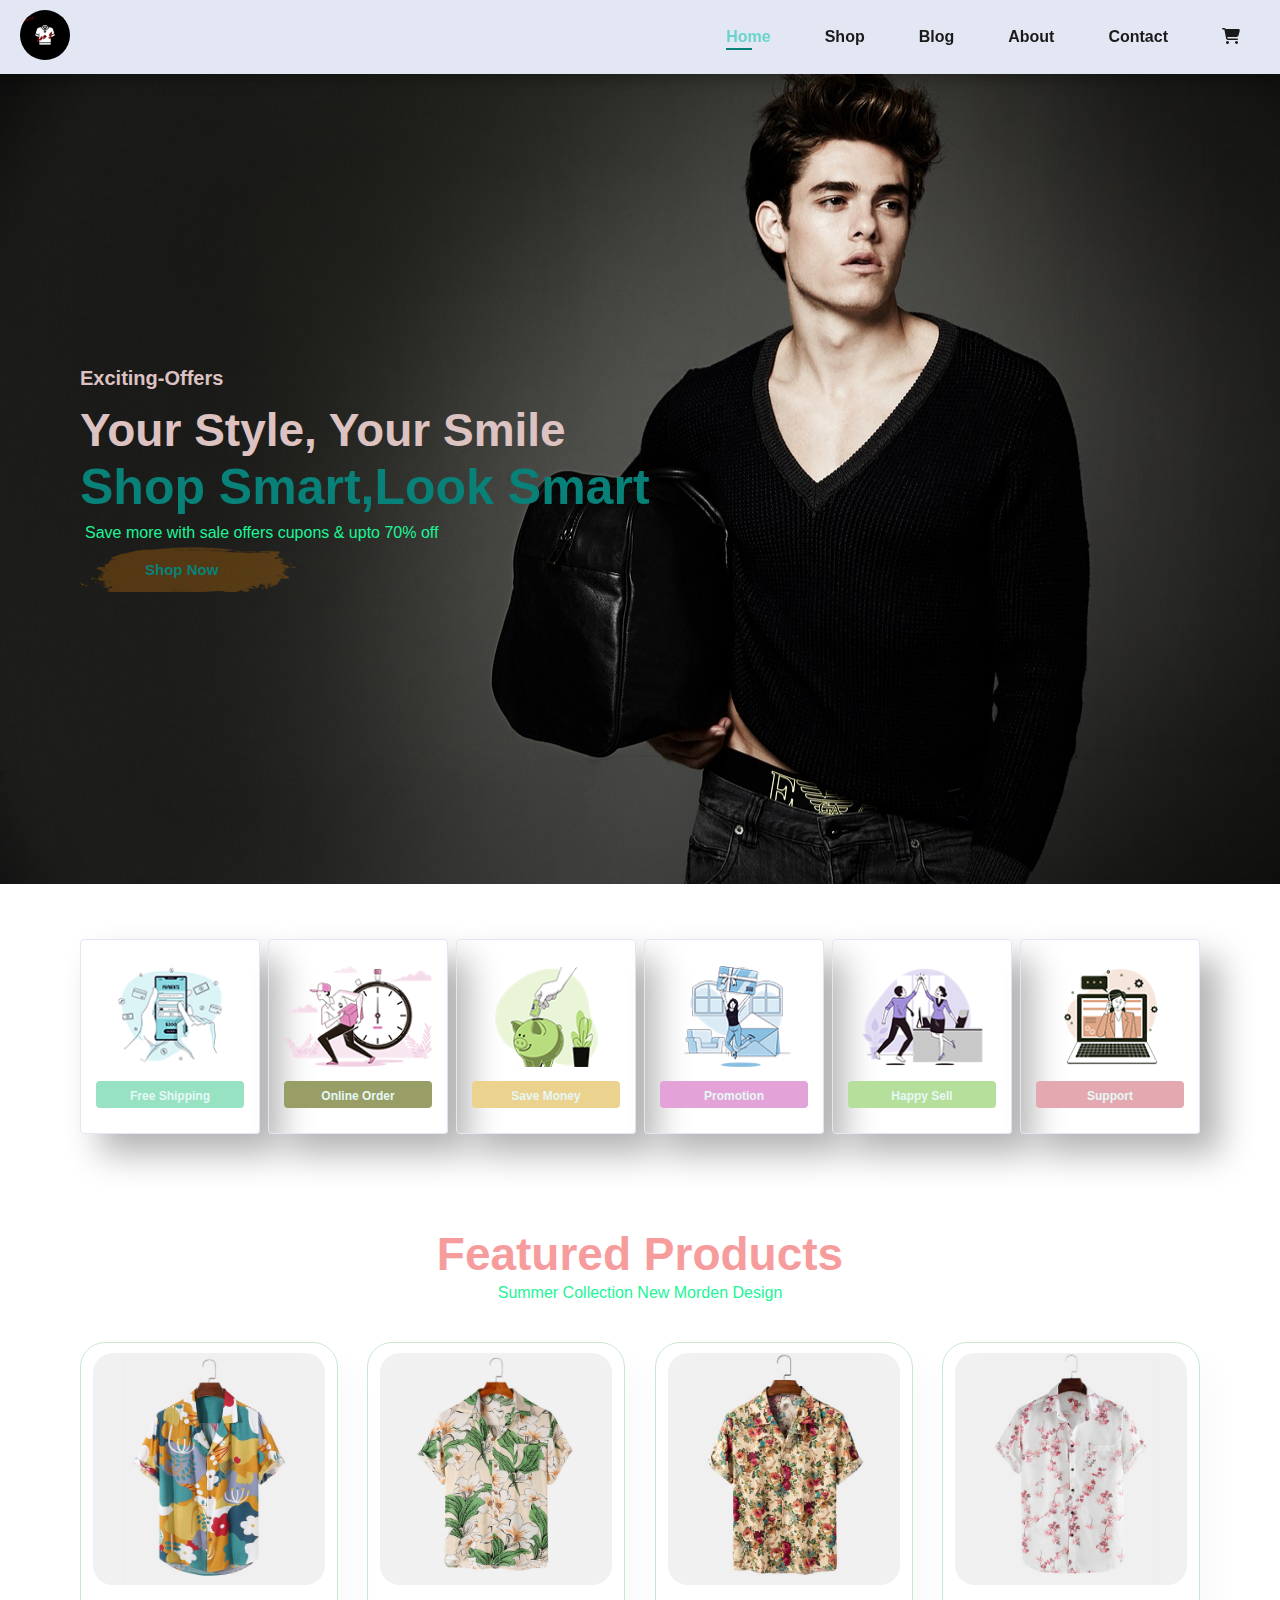
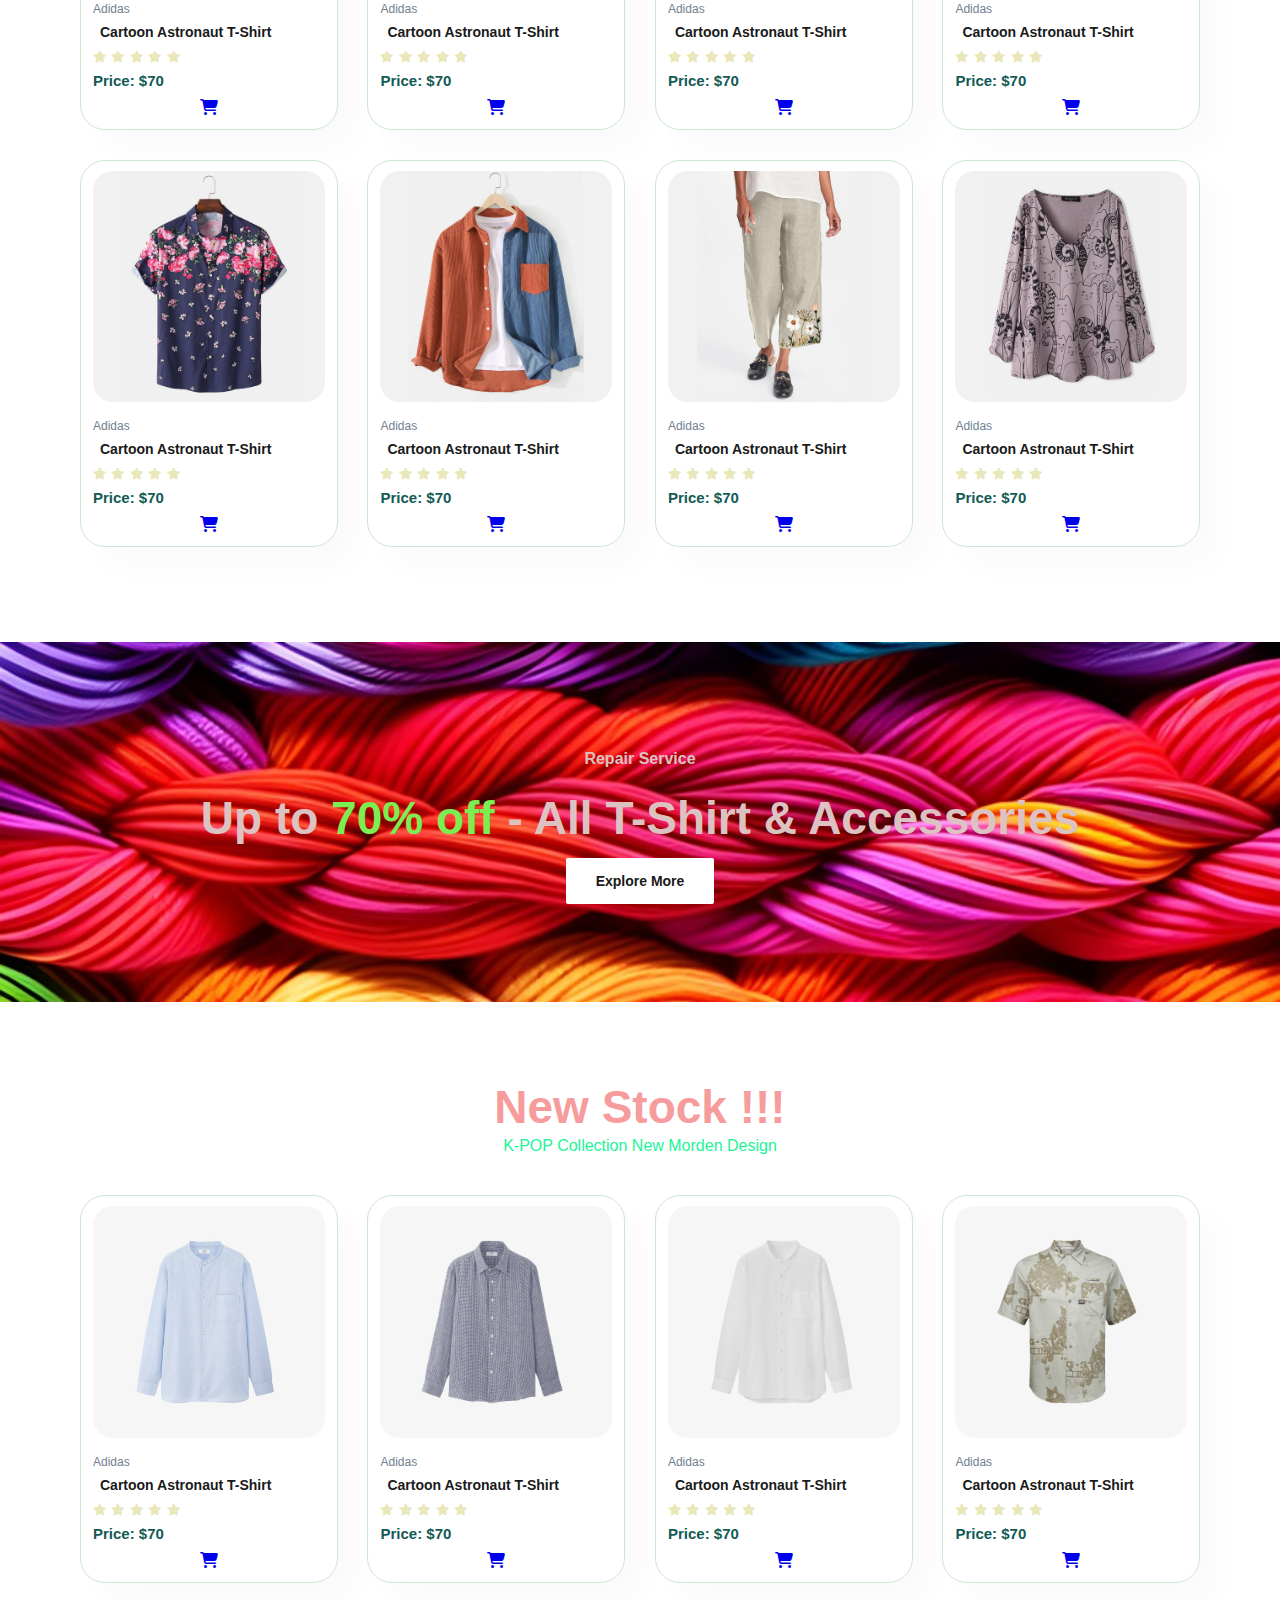
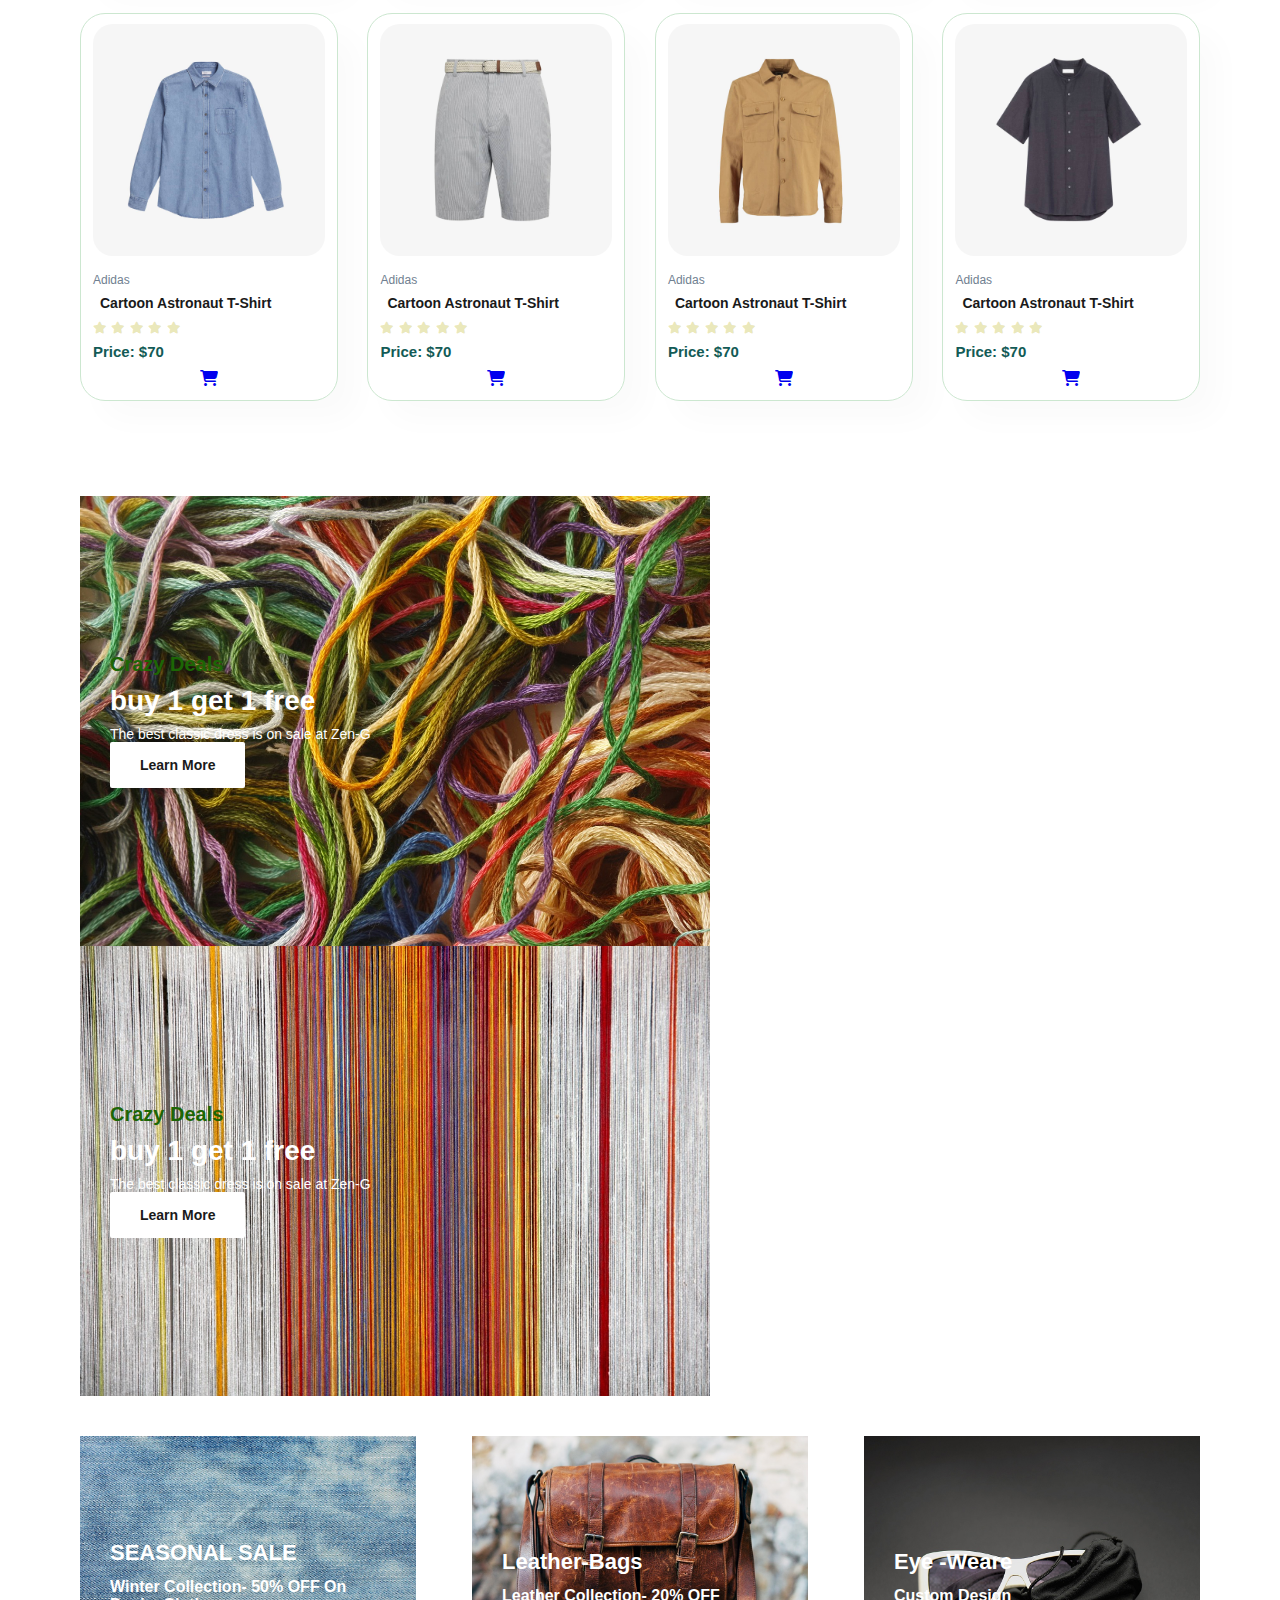
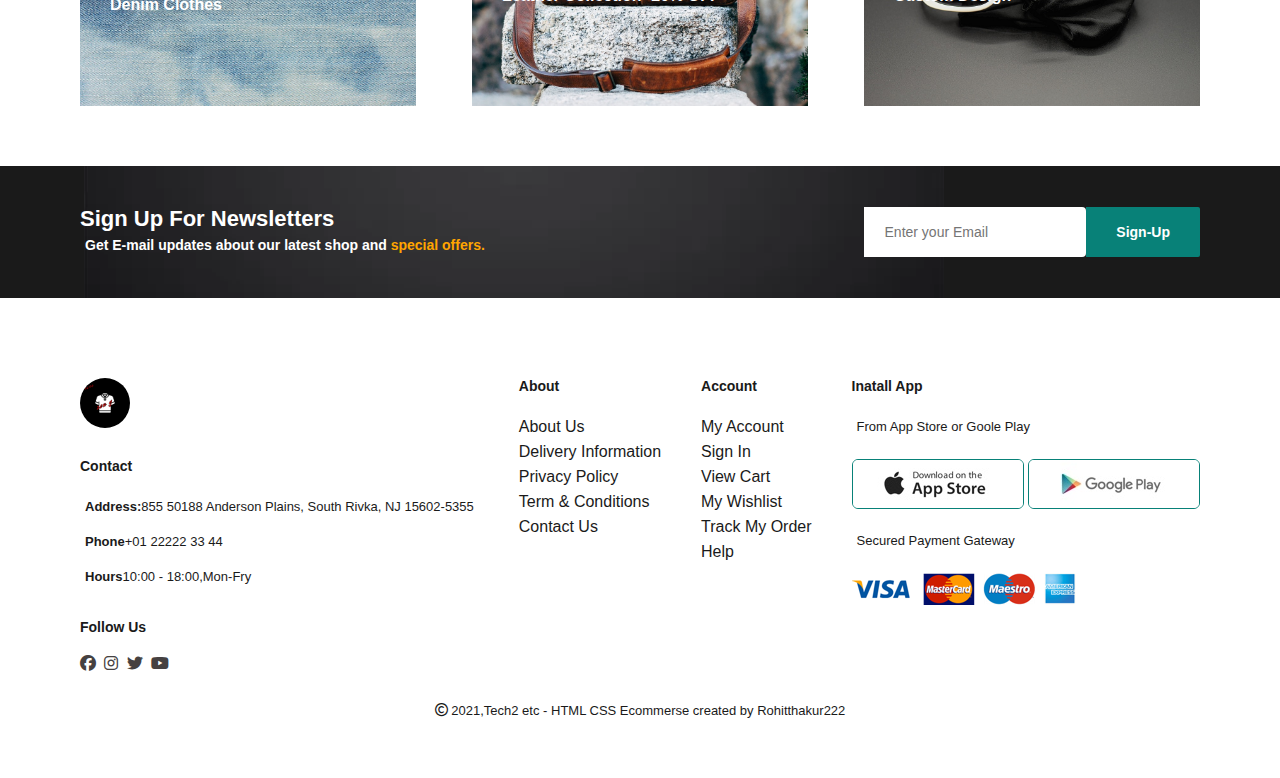
<file: index.html>
<!doctype html>
<html lang="en">
  <head>
    <meta charset="UTF-8" />
    <link rel="stylesheet" href="./indexlogo.css">
    <link rel="stylesheet" href="https://cdnjs.cloudflare.com/ajax/libs/font-awesome/6.5.2/css/all.min.css">
    <meta name="viewport" content="width=device-width, initial-scale=1.0" />
    <title>JS-ECOM-WEBSITE</title>
  </head>
  <body>
    <!-- heading part -->
    <section id="heading">
      <a href="#"><img src="./images/zen-g.png" class="logo" alt=""></a>
      <div>
        <ul id="navbar">
          <li><a class="active" href="index.html">Home</a></li>
          <li><a href="shop.html">Shop</a></li>
          <li><a href="blog.html">Blog</a></li>
          <li><a href="about.html">About</a></li>
          <li><a href="contact.html">Contact</a></li>
          <li id="lg-bag"><a href="cart.html"><i class="fa-solid fa-cart-shopping"></i></a></li>
          <a href="#" id="close"><i class="fa-solid fa-xmark" ></i></a>
        </ul>
      </div>
      <div id="mobile">
        
        <a href="cart.html"><i class="fa-solid fa-cart-shopping"></i></a>
        <i id="bar" class="fa-solid fa-bars"></i>
      </div>

    </section>
    <!-- hero part -->
    <section id="hero">
        <h4>
            Exciting-Offers
        </h4>
        <h2>Your Style, Your Smile</h2>
        <h1>Shop Smart,Look Smart</h1>
        <p>Save more with sale offers cupons & upto 70% off</p>
        <button>Shop Now</button>
    </section>
    <!-- feature section -->
    <section id="feature" class="section-p1">
        <div class="fe-box">
            <img src="./images/feature/f1.png" alt="">
            <h6>Free Shipping</h6>

        </div>
        <div class="fe-box">
            <img src="./images/feature/f2.png" alt="">
            <h6>Online Order</h6>

        </div>
        <div class="fe-box">
            <img src="./images/feature/f3.png" alt="">
            <h6>Save Money</h6>

        </div>
        <div class="fe-box">
            <img src="./images/feature/f4.png" alt="">
            <h6>Promotion</h6>

        </div>
        <div class="fe-box">
            <img src="./images/feature/f5.png" alt="">
            <h6>Happy Sell</h6>

        </div>
        <div class="fe-box">
            <img src="./images/feature/f6.png" alt="">
            <h6> Support</h6>

        </div>
    </section>
    <!-- product section -->
    <section id="product1"  class="section-p1">
        <h2>Featured Products</h2>
        <p>Summer Collection New Morden Design</p>
        <div class="pro-container">
            <div class="pro">
                <img src="./images/product/f1.jpg" alt="">
                <div class="des">
                    <span>Adidas</span>
                    <h5>Cartoon Astronaut T-Shirt</h5>
                    <div class="star">
                        <i class="fas fa-star"></i>
                        <i class="fas fa-star"></i>
                        <i class="fas fa-star"></i>
                        <i class="fas fa-star"></i>
                        <i class="fas fa-star"></i>
        
                    </div>
                    <h4>Price: $70</h4>
                </div>
                <a href="#"><i class="fa-solid fa-cart-shopping" id="cart"></i></a>
            </div>
            <div class="pro">
                <img src="./images/product/f2.jpg" alt="">
                <div class="des">
                    <span>Adidas</span>
                    <h5>Cartoon Astronaut T-Shirt</h5>
                    <div class="star">
                        <i class="fas fa-star"></i>
                        <i class="fas fa-star"></i>
                        <i class="fas fa-star"></i>
                        <i class="fas fa-star"></i>
                        <i class="fas fa-star"></i>
        
                    </div>
                    <h4>Price: $70</h4>
                </div>
                <a href="#"><i class="fa-solid fa-cart-shopping" id="cart"></i></a>
            </div>
            <div class="pro">
                <img src="./images/product/f3.jpg" alt="">
                <div class="des">
                    <span>Adidas</span>
                    <h5>Cartoon Astronaut T-Shirt</h5>
                    <div class="star">
                        <i class="fas fa-star"></i>
                        <i class="fas fa-star"></i>
                        <i class="fas fa-star"></i>
                        <i class="fas fa-star"></i>
                        <i class="fas fa-star"></i>
        
                    </div>
                    <h4>Price: $70</h4>
                </div>
                <a href="#"><i class="fa-solid fa-cart-shopping" id="cart"></i></a>
            </div>
            <div class="pro">
                <img src="./images/product/f4.jpg" alt="">
                <div class="des">
                    <span>Adidas</span>
                    <h5>Cartoon Astronaut T-Shirt</h5>
                    <div class="star">
                        <i class="fas fa-star"></i>
                        <i class="fas fa-star"></i>
                        <i class="fas fa-star"></i>
                        <i class="fas fa-star"></i>
                        <i class="fas fa-star"></i>
        
                    </div>
                    <h4>Price: $70</h4>
                </div>
                <a href="#"><i class="fa-solid fa-cart-shopping" id="cart"></i></a>
            </div>
            <div class="pro">
                <img src="./images/product/f5.jpg" alt="">
                <div class="des">
                    <span>Adidas</span>
                    <h5>Cartoon Astronaut T-Shirt</h5>
                    <div class="star">
                        <i class="fas fa-star"></i>
                        <i class="fas fa-star"></i>
                        <i class="fas fa-star"></i>
                        <i class="fas fa-star"></i>
                        <i class="fas fa-star"></i>
        
                    </div>
                    <h4>Price: $70</h4>
                </div>
                <a href="#"><i class="fa-solid fa-cart-shopping" id="cart"></i></a>
            </div>
            <div class="pro">
                <img src="./images/product/f6.jpg" alt="">
                <div class="des">
                    <span>Adidas</span>
                    <h5>Cartoon Astronaut T-Shirt</h5>
                    <div class="star">
                        <i class="fas fa-star"></i>
                        <i class="fas fa-star"></i>
                        <i class="fas fa-star"></i>
                        <i class="fas fa-star"></i>
                        <i class="fas fa-star"></i>
        
                    </div>
                    <h4>Price: $70</h4>
                </div>
                <a href="#"><i class="fa-solid fa-cart-shopping" id="cart"></i></a>
            </div>
            <div class="pro">
                <img src="./images/product/f7.jpg" alt="">
                <div class="des">
                    <span>Adidas</span>
                    <h5>Cartoon Astronaut T-Shirt</h5>
                    <div class="star">
                        <i class="fas fa-star"></i>
                        <i class="fas fa-star"></i>
                        <i class="fas fa-star"></i>
                        <i class="fas fa-star"></i>
                        <i class="fas fa-star"></i>
        
                    </div>
                    <h4>Price: $70</h4>
                </div>
                <a href="#"><i class="fa-solid fa-cart-shopping" id="cart"></i></a>
            </div>
            <div class="pro">
                <img src="./images/product/f8.jpg" alt="">
                <div class="des">
                    <span>Adidas</span>
                    <h5>Cartoon Astronaut T-Shirt</h5>
                    <div class="star">
                        <i class="fas fa-star"></i>
                        <i class="fas fa-star"></i>
                        <i class="fas fa-star"></i>
                        <i class="fas fa-star"></i>
                        <i class="fas fa-star"></i>
        
                    </div>
                    <h4>Price: $70</h4>
                </div>
                <a href="#"><i class="fa-solid fa-cart-shopping" id="cart"></i></a>
            </div>

        </div>
       
        

    </section>
    <!-- banner part -->
    <section id="banner" class="section-m1">
        <h4>Repair Service</h4>
        <h2>Up  to <span>70% off</span> - All T-Shirt & Accessories</h2>
        <button class="normal">Explore More</button>

    </section>
    <!-- new collection -->
    <section id="product1"  class="section-p1">
        <h2>New Stock !!!</h2>
        <p>K-POP Collection New Morden Design</p>
        <div class="pro-container">
            <div class="pro">
                <img src="./images/product/n1.jpg" alt="">
                <div class="des">
                    <span>Adidas</span>
                    <h5>Cartoon Astronaut T-Shirt</h5>
                    <div class="star">
                        <i class="fas fa-star"></i>
                        <i class="fas fa-star"></i>
                        <i class="fas fa-star"></i>
                        <i class="fas fa-star"></i>
                        <i class="fas fa-star"></i>
        
                    </div>
                    <h4>Price: $70</h4>
                </div>
                <a href="#"><i class="fa-solid fa-cart-shopping" id="cart"></i></a>
            </div>
            <div class="pro">
                <img src="./images/product/n2.jpg" alt="">
                <div class="des">
                    <span>Adidas</span>
                    <h5>Cartoon Astronaut T-Shirt</h5>
                    <div class="star">
                        <i class="fas fa-star"></i>
                        <i class="fas fa-star"></i>
                        <i class="fas fa-star"></i>
                        <i class="fas fa-star"></i>
                        <i class="fas fa-star"></i>
        
                    </div>
                    <h4>Price: $70</h4>
                </div>
                <a href="#"><i class="fa-solid fa-cart-shopping" id="cart"></i></a>
            </div>
            <div class="pro">
                <img src="./images/product/n3.jpg" alt="">
                <div class="des">
                    <span>Adidas</span>
                    <h5>Cartoon Astronaut T-Shirt</h5>
                    <div class="star">
                        <i class="fas fa-star"></i>
                        <i class="fas fa-star"></i>
                        <i class="fas fa-star"></i>
                        <i class="fas fa-star"></i>
                        <i class="fas fa-star"></i>
        
                    </div>
                    <h4>Price: $70</h4>
                </div>
                <a href="#"><i class="fa-solid fa-cart-shopping" id="cart"></i></a>
            </div>
            <div class="pro">
                <img src="./images/product/n4.jpg" alt="">
                <div class="des">
                    <span>Adidas</span>
                    <h5>Cartoon Astronaut T-Shirt</h5>
                    <div class="star">
                        <i class="fas fa-star"></i>
                        <i class="fas fa-star"></i>
                        <i class="fas fa-star"></i>
                        <i class="fas fa-star"></i>
                        <i class="fas fa-star"></i>
        
                    </div>
                    <h4>Price: $70</h4>
                </div>
                <a href="#"><i class="fa-solid fa-cart-shopping" id="cart"></i></a>
            </div>
            <div class="pro">
                <img src="./images/product/n5.jpg" alt="">
                <div class="des">
                    <span>Adidas</span>
                    <h5>Cartoon Astronaut T-Shirt</h5>
                    <div class="star">
                        <i class="fas fa-star"></i>
                        <i class="fas fa-star"></i>
                        <i class="fas fa-star"></i>
                        <i class="fas fa-star"></i>
                        <i class="fas fa-star"></i>
        
                    </div>
                    <h4>Price: $70</h4>
                </div>
                <a href="#"><i class="fa-solid fa-cart-shopping" id="cart"></i></a>
            </div>
            <div class="pro">
                <img src="./images/product/n6.jpg" alt="">
                <div class="des">
                    <span>Adidas</span>
                    <h5>Cartoon Astronaut T-Shirt</h5>
                    <div class="star">
                        <i class="fas fa-star"></i>
                        <i class="fas fa-star"></i>
                        <i class="fas fa-star"></i>
                        <i class="fas fa-star"></i>
                        <i class="fas fa-star"></i>
        
                    </div>
                    <h4>Price: $70</h4>
                </div>
                <a href="#"><i class="fa-solid fa-cart-shopping" id="cart"></i></a>
            </div>
            <div class="pro">
                <img src="./images/product/n7.jpg" alt="">
                <div class="des">
                    <span>Adidas</span>
                    <h5>Cartoon Astronaut T-Shirt</h5>
                    <div class="star">
                        <i class="fas fa-star"></i>
                        <i class="fas fa-star"></i>
                        <i class="fas fa-star"></i>
                        <i class="fas fa-star"></i>
                        <i class="fas fa-star"></i>
        
                    </div>
                    <h4>Price: $70</h4>
                </div>
                <a href="#"><i class="fa-solid fa-cart-shopping" id="cart"></i></a>
            </div>
            <div class="pro">
                <img src="./images/product/n8.jpg" alt="">
                <div class="des">
                    <span>Adidas</span>
                    <h5>Cartoon Astronaut T-Shirt</h5>
                    <div class="star">
                        <i class="fas fa-star"></i>
                        <i class="fas fa-star"></i>
                        <i class="fas fa-star"></i>
                        <i class="fas fa-star"></i>
                        <i class="fas fa-star"></i>
        
                    </div>
                    <h4>Price: $70</h4>
                </div>
                <a href="#"><i class="fa-solid fa-cart-shopping" id="cart"></i></a>
            </div>

        </div>
       
        

    </section>
    <!-- info banner -->
    <section id="sm-banner" class="section-p1">
        <div class="banner-box">
            <h4>Crazy Deals</h4>
            <h2>buy 1 get 1 free</h2>
            <span>The best classic dress is on sale at Zen-G</span>
            <button class="normal">Learn More</button>
        </div>
        <div class="banner-box banner-box2">
            <h4>Crazy Deals</h4>
            <h2>buy 1 get 1 free</h2>
            <span>The best classic dress is on sale at Zen-G</span>
            <button class="normal">Learn More</button>
        </div>
        
    </section>
    <section id="banner3">
        <div class="banner-box ">
            <h2>SEASONAL SALE</h2>
            <h3>Winter Collection- 50% OFF On Denim Clothes</h3>
            
        </div>
        <div class="banner-box banner-box3">
            <h2>Leather-Bags</h2>
            <h3>Leather Collection- 20% OFF </h3>
            
        </div>
        <div class="banner-box banner-box4">
            <h2>Eye -Weare</h2>
            <h3>Custom Design</h3>
            
        </div>
    </section>
    <!-- newsletter -->
    <section id="newsletter" class="section-p1 section-m1">
        <div class="newstext">
            <h4>Sign Up For Newsletters</h4>
            <p>Get E-mail updates about our latest shop and <span>special offers.</span></p>
        </div>
        <div class="form">
            <input type="email" placeholder="Enter your Email">
            <button class="normal">Sign-Up</button>
        </div>
        
    </section>
    <!-- footer -->
    <footer class="section-p1">
        <div class="col1">
            <div class="col">
                <img id="logo" src="./images/zen-g.png" alt="">
                <h4>Contact</h4>
                <p><strong>Address:</strong>855 50188 Anderson Plains, South Rivka, NJ 15602-5355</p>
                <p><strong>Phone</strong>+01 22222 33 44</p>
                <p><strong>Hours</strong>10:00 - 18:00,Mon-Fry</p>
                <div class="follow">
                    <h4>Follow Us</h4>
                    <div class="icon">
                        <i class="fa-brands fa-facebook"></i>
                        <i class="fa-brands fa-instagram"></i>
                        <i class="fa-brands fa-twitter"></i>
                        <i class="fa-brands fa-youtube"></i>
    
                    </div>
                </div>
            </div>
            <div class="col">
                <h4>About</h4>
                <a href="#">About Us</a>
                <a href="#">Delivery Information</a>
                <a href="#">Privacy Policy</a>
                <a href="#">Term & Conditions</a>
                <a href="#">Contact Us</a>
            </div>
            <div class="col">
                <h4>Account</h4>
                <a href="#">My Account</a>
                <a href="#">Sign In</a>
                <a href="#">View Cart</a>
                <a href="#">My Wishlist</a>
                <a href="#">Track My Order</a>
                <a href="#">Help</a>
            </div>
            <div class="col install">
                <h4>Inatall App</h4>
                <p>From App Store or Goole Play</p>
                <div class="row">
                    <img src="./images/pay/app.jpg" alt="">
                    <img src="./images/pay/play.jpg" alt="">
                </div>
                <p>Secured Payment Gateway</p>
                <img src="./images/pay/pay.png" alt="">
            </div>
        </div>
        <div class="copyright">
            <p><i class="fa-regular fa-copyright"></i> 2021,Tech2 etc - HTML CSS Ecommerse created by <a href="https://github.com/RohitThakur222">Rohitthakur222</a></p>
        </div>
        
        
    </footer>
    


    <script src="./script.js"></script>
  </body>
</html>
</file>
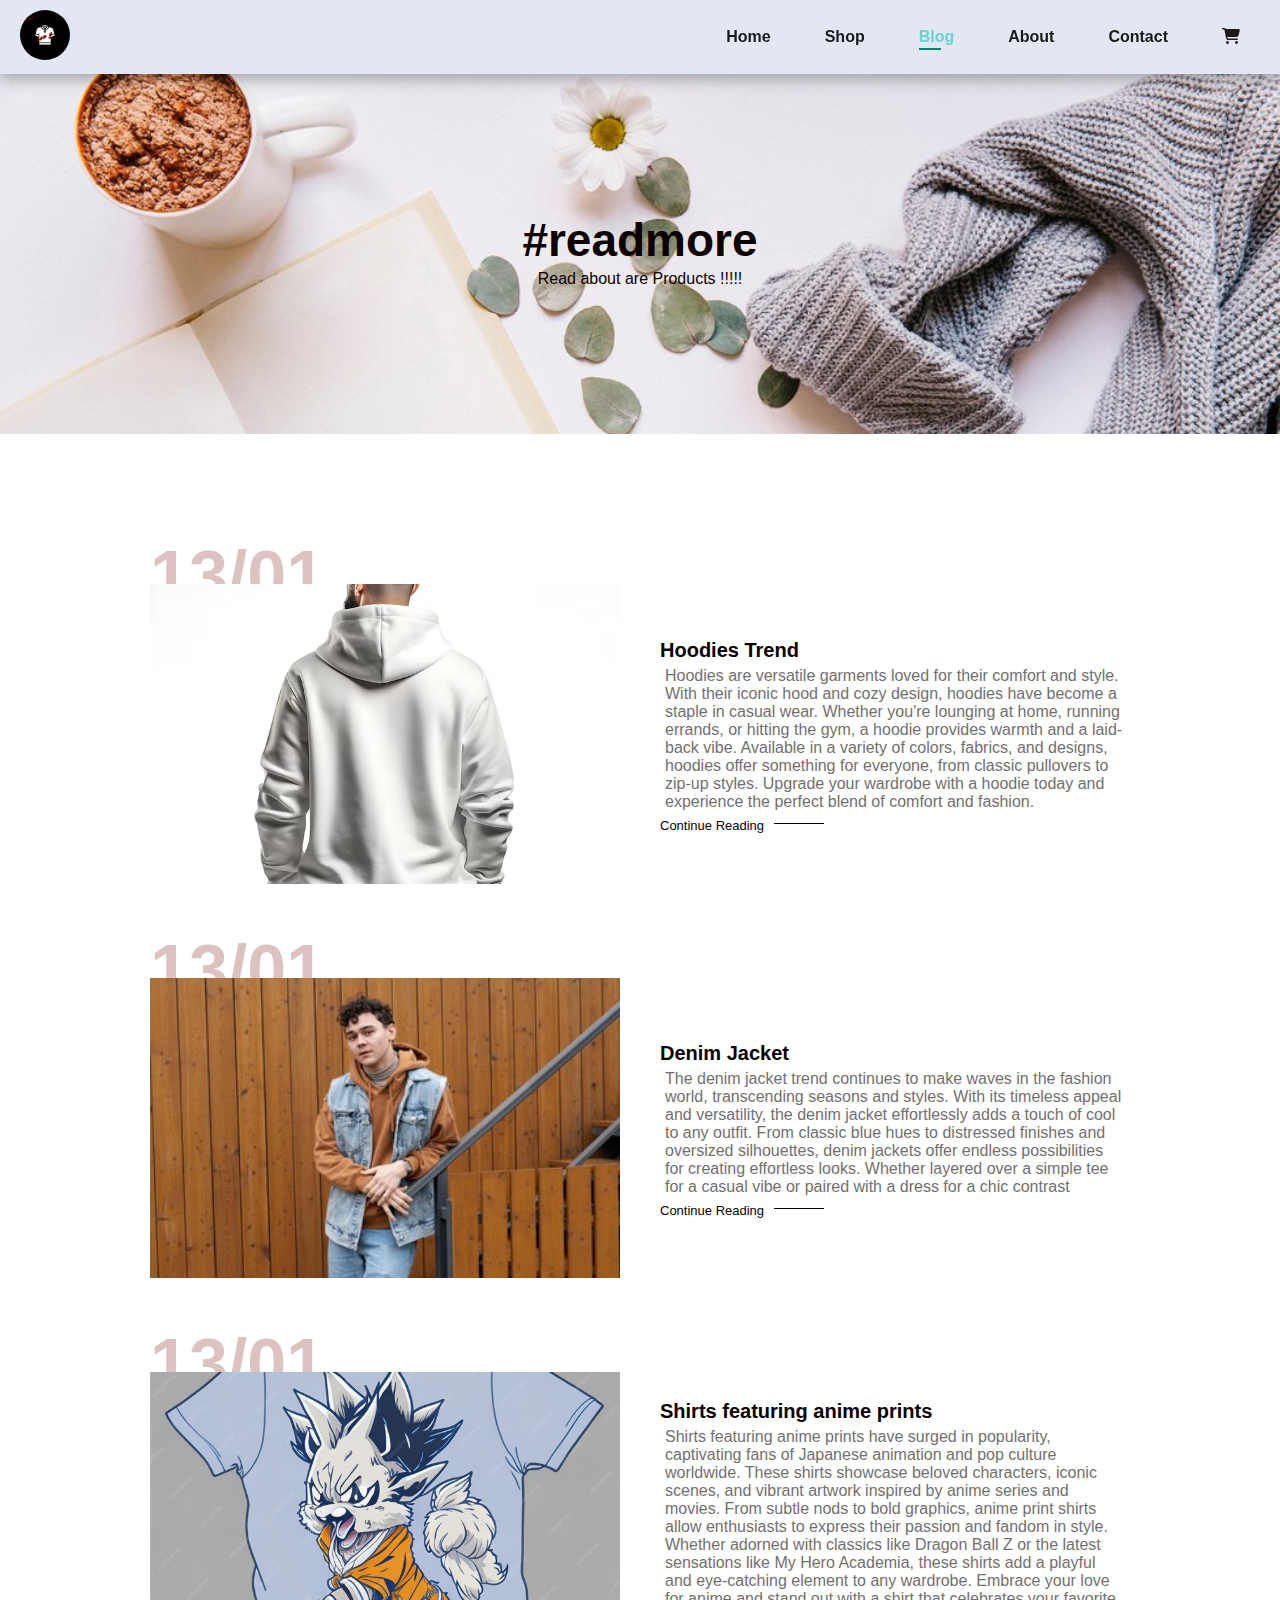
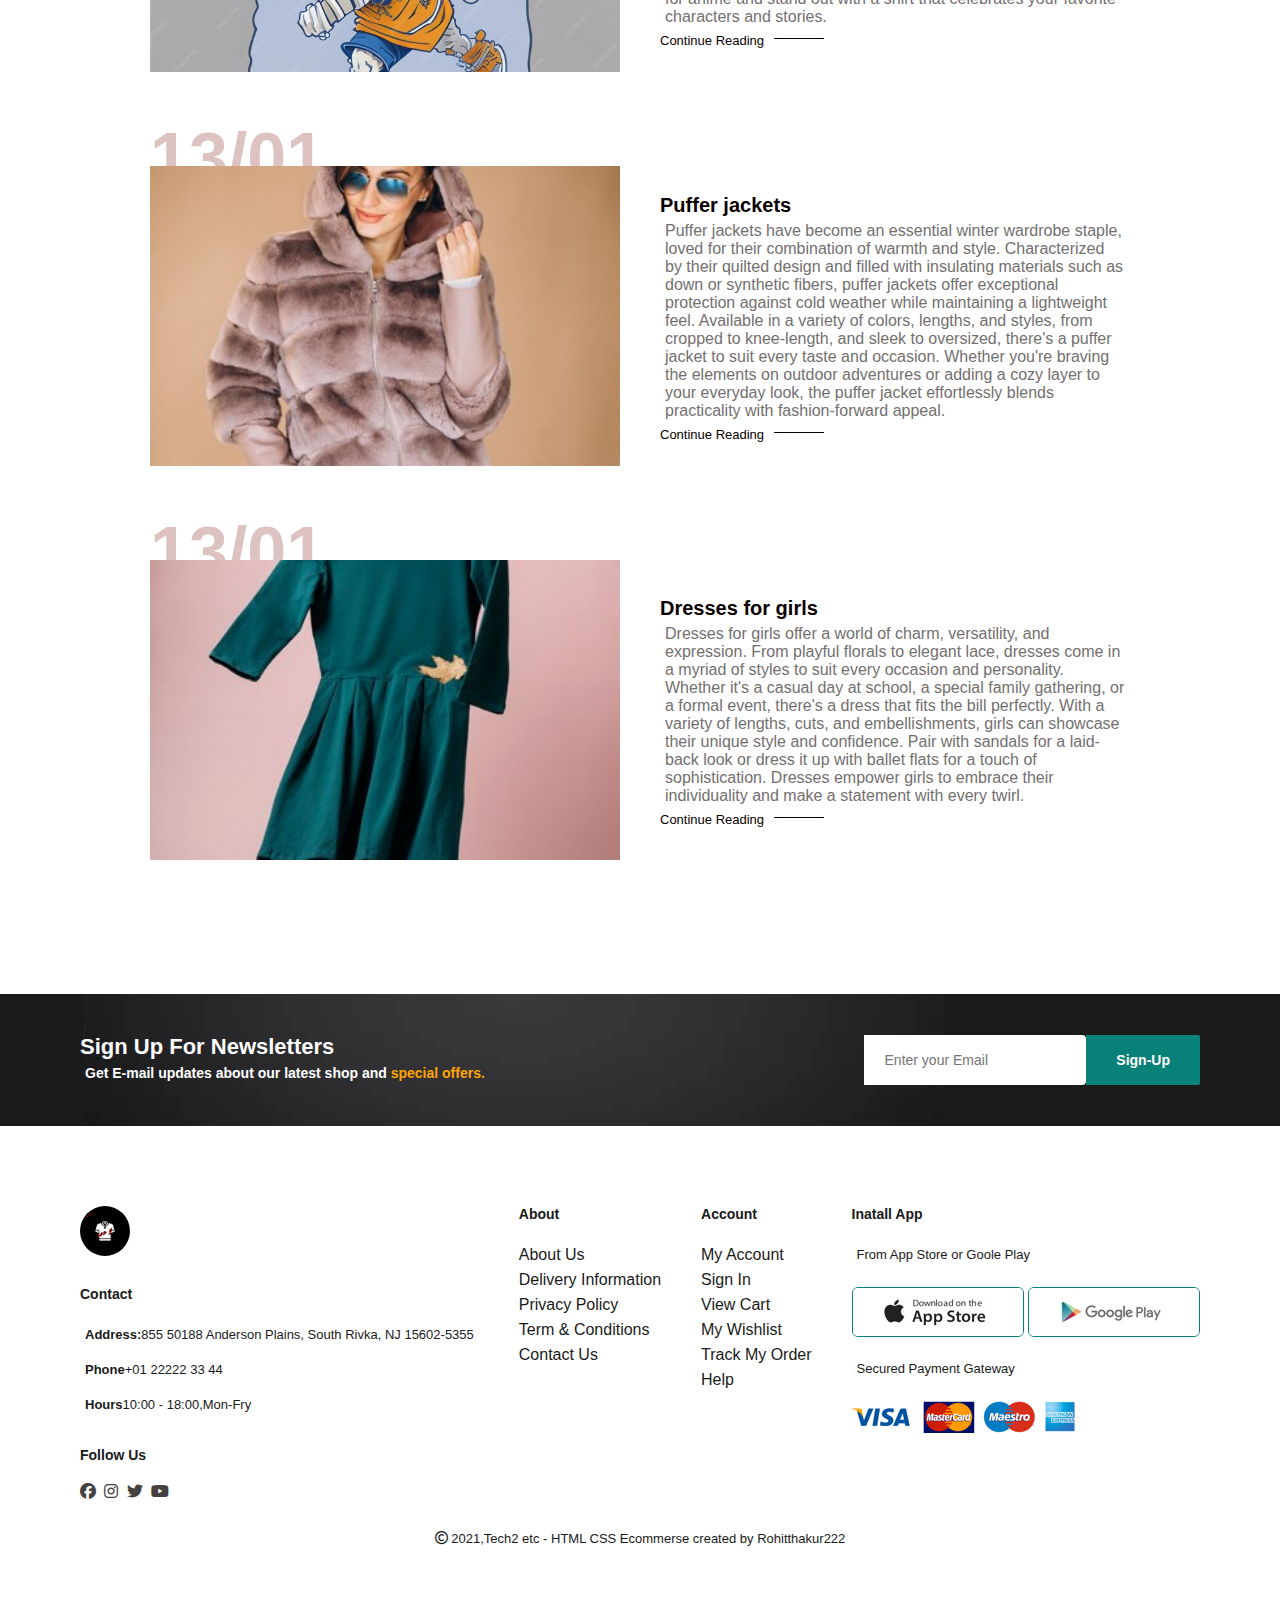
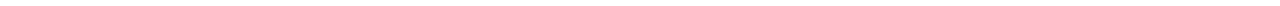
<file: blog.html>
<!doctype html>
<html lang="en">
  <head>
    <meta charset="UTF-8" />
    <link rel="stylesheet" href="./indexlogo.css">
    <link rel="stylesheet" href="https://cdnjs.cloudflare.com/ajax/libs/font-awesome/6.5.2/css/all.min.css">
    <meta name="viewport" content="width=device-width, initial-scale=1.0" />
    <title>JS-ECOM-WEBSITE</title>
  </head>
  <body>
    <!-- heading part -->
    <section id="heading">
      <a href="#"><img src="./images/zen-g.png" class="logo" alt=""></a>
      <div>
        <ul id="navbar">
          <li><a href="index.html">Home</a></li>
          <li><a  href="shop.html">Shop</a></li>
          <li><a class ="active" href="blog.html">Blog</a></li>
          <li><a href="about.html">About</a></li>
          <li><a href="contact.html">Contact</a></li>
          <li id="lg-bag"><a href="cart.html"><i class="fa-solid fa-cart-shopping"></i></a></li>
          <a href="#" id="close"><i class="fa-solid fa-xmark" ></i></a>
        </ul>
      </div>
      <div id="mobile">
        
        <a href="cart.html"><i class="fa-solid fa-cart-shopping"></i></a>
        <i id="bar" class="fa-solid fa-bars"></i>
      </div>

    </section>
   
    <section id="page-header" class="blog">
        <h2>#readmore</h2>
        <p>Read about are Products !!!!! </p>

    </section>
    <section id="blog">
        <div class="blog-box">
           <div class="blog-img">
            <img src="./images/blog/b2.avif" alt="">
           </div>
           <div class="blog-details">
            <h4>Hoodies Trend</h4>
            <p>Hoodies are versatile garments loved for their comfort and style. With their iconic hood and cozy design, hoodies have become a staple in casual wear. Whether you're lounging at home, running errands, or hitting the gym, a hoodie provides warmth and a laid-back vibe. Available in a variety of colors, fabrics, and designs, hoodies offer something for everyone, from classic pullovers to zip-up styles. Upgrade your wardrobe with a hoodie today and experience the perfect blend of comfort and fashion.</p>
            <a href="#">Continue Reading</a>
           </div>
           <h1>13/01</h1>
        </div>
        <div class="blog-box">
            <div class="blog-img">
             <img src="./images/blog/b3.jpg" alt="">
            </div>
            <div class="blog-details">
             <h4>Denim Jacket</h4>
             <p>The denim jacket trend continues to make waves in the fashion world, transcending seasons and styles. With its timeless appeal and versatility, the denim jacket effortlessly adds a touch of cool to any outfit. From classic blue hues to distressed finishes and oversized silhouettes, denim jackets offer endless possibilities for creating effortless looks. Whether layered over a simple tee for a casual vibe or paired with a dress for a chic contrast</p>
             <a href="#">Continue Reading</a>
            </div>
            <h1>13/01</h1>
         </div>
         <div class="blog-box">
            <div class="blog-img">
             <img src="./images/blog/b4.jpg" alt="">
            </div>
            <div class="blog-details">
             <h4>Shirts featuring anime prints</h4>
             <p>Shirts featuring anime prints have surged in popularity, captivating fans of Japanese animation and pop culture worldwide. These shirts showcase beloved characters, iconic scenes, and vibrant artwork inspired by anime series and movies. From subtle nods to bold graphics, anime print shirts allow enthusiasts to express their passion and fandom in style. Whether adorned with classics like Dragon Ball Z or the latest sensations like My Hero Academia, these shirts add a playful and eye-catching element to any wardrobe. Embrace your love for anime and stand out with a shirt that celebrates your favorite characters and stories.</p>
             <a href="#">Continue Reading</a>
            </div>
            <h1>13/01</h1>
         </div>
         <div class="blog-box">
            <div class="blog-img">
             <img src="./images/blog/b5.jpg" alt="">
            </div>
            <div class="blog-details">
             <h4>Puffer jackets</h4>
             <p>Puffer jackets have become an essential winter wardrobe staple, loved for their combination of warmth and style. Characterized by their quilted design and filled with insulating materials such as down or synthetic fibers, puffer jackets offer exceptional protection against cold weather while maintaining a lightweight feel. Available in a variety of colors, lengths, and styles, from cropped to knee-length, and sleek to oversized, there's a puffer jacket to suit every taste and occasion. Whether you're braving the elements on outdoor adventures or adding a cozy layer to your everyday look, the puffer jacket effortlessly blends practicality with fashion-forward appeal.</p>
             <a href="#">Continue Reading</a>
            </div>
            <h1>13/01</h1>
         </div>
         <div class="blog-box">
            <div class="blog-img">
             <img src="./images/blog/b6.jpg" alt="">
            </div>
            <div class="blog-details">
             <h4>Dresses for girls</h4>
             <p>Dresses for girls offer a world of charm, versatility, and expression. From playful florals to elegant lace, dresses come in a myriad of styles to suit every occasion and personality. Whether it's a casual day at school, a special family gathering, or a formal event, there's a dress that fits the bill perfectly. With a variety of lengths, cuts, and embellishments, girls can showcase their unique style and confidence. Pair with sandals for a laid-back look or dress it up with ballet flats for a touch of sophistication. Dresses empower girls to embrace their individuality and make a statement with every twirl.</p>
             <a href="#">Continue Reading</a>
            </div>
            <h1>13/01</h1>
         </div>

    </section>

    <!-- newsletter -->
    <section id="newsletter" class="section-p1 section-m1">
        <div class="newstext">
            <h4>Sign Up For Newsletters</h4>
            <p>Get E-mail updates about our latest shop and <span>special offers.</span></p>
        </div>
        <div class="form">
            <input type="email" placeholder="Enter your Email">
            <button class="normal">Sign-Up</button>
        </div>
        
    </section>
    <!-- footer -->
    <footer class="section-p1">
        <div class="col1">
            <div class="col">
                <img id="logo" src="./images/zen-g.png" alt="">
                <h4>Contact</h4>
                <p><strong>Address:</strong>855 50188 Anderson Plains, South Rivka, NJ 15602-5355</p>
                <p><strong>Phone</strong>+01 22222 33 44</p>
                <p><strong>Hours</strong>10:00 - 18:00,Mon-Fry</p>
                <div class="follow">
                    <h4>Follow Us</h4>
                    <div class="icon">
                        <i class="fa-brands fa-facebook"></i>
                        <i class="fa-brands fa-instagram"></i>
                        <i class="fa-brands fa-twitter"></i>
                        <i class="fa-brands fa-youtube"></i>
    
                    </div>
                </div>
            </div>
            <div class="col">
                <h4>About</h4>
                <a href="#">About Us</a>
                <a href="#">Delivery Information</a>
                <a href="#">Privacy Policy</a>
                <a href="#">Term & Conditions</a>
                <a href="#">Contact Us</a>
            </div>
            <div class="col">
                <h4>Account</h4>
                <a href="#">My Account</a>
                <a href="#">Sign In</a>
                <a href="#">View Cart</a>
                <a href="#">My Wishlist</a>
                <a href="#">Track My Order</a>
                <a href="#">Help</a>
            </div>
            <div class="col install">
                <h4>Inatall App</h4>
                <p>From App Store or Goole Play</p>
                <div class="row">
                    <img src="./images/pay/app.jpg" alt="">
                    <img src="./images/pay/play.jpg" alt="">
                </div>
                <p>Secured Payment Gateway</p>
                <img src="./images/pay/pay.png" alt="">
            </div>
        </div>
        <div class="copyright">
            <p><i class="fa-regular fa-copyright"></i> 2021,Tech2 etc - HTML CSS Ecommerse created by <a href="https://github.com/RohitThakur222">Rohitthakur222</a></p>
        </div>
        
        
    </footer>
    


    <script src="./script.js"></script>
   
  </body>
</html>
</file>
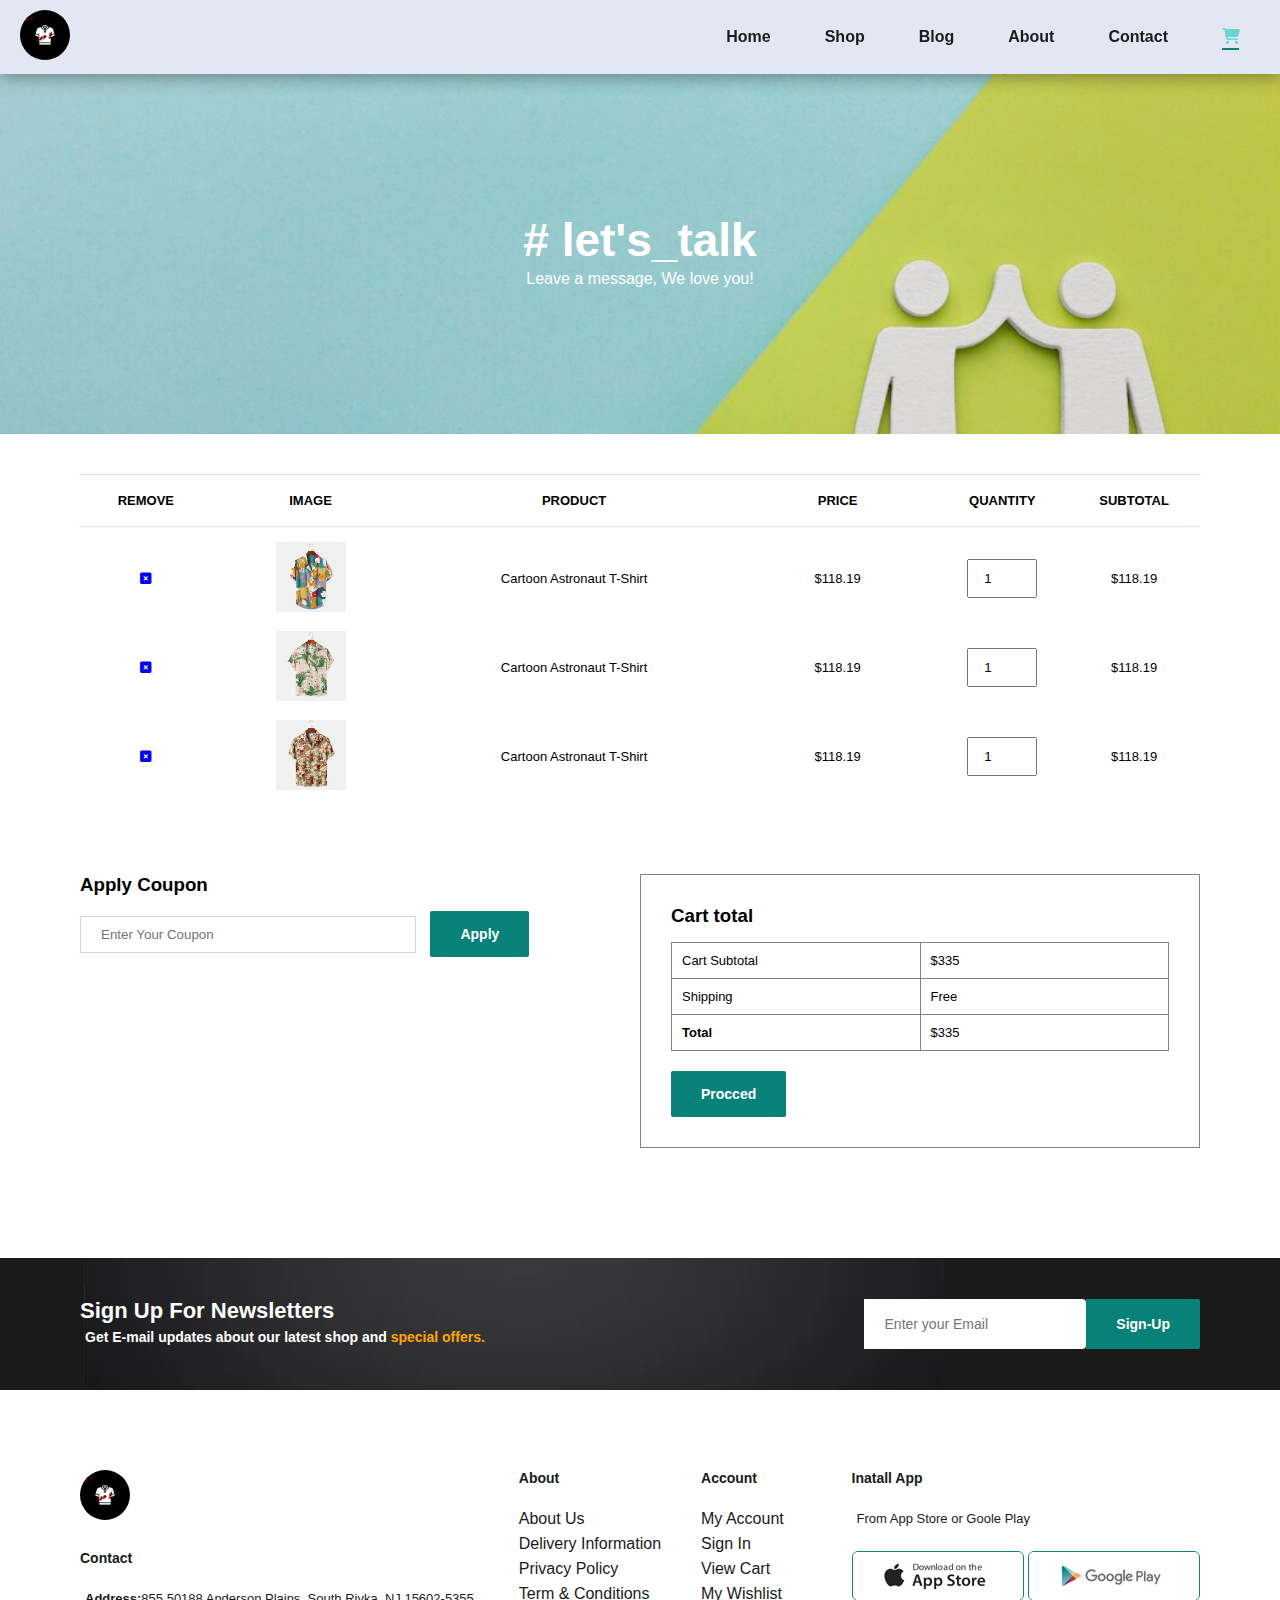
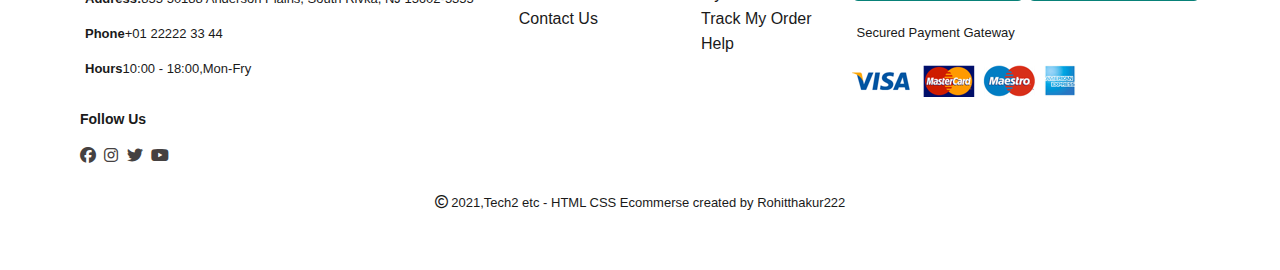
<file: cart.html>
<!doctype html>
<html lang="en">
  <head>
    <meta charset="UTF-8" />
    <link rel="stylesheet" href="./indexlogo.css">
    <link rel="stylesheet" href="https://cdnjs.cloudflare.com/ajax/libs/font-awesome/6.5.2/css/all.min.css">
    <meta name="viewport" content="width=device-width, initial-scale=1.0" />
    <title>JS-ECOM-WEBSITE</title>
  </head>
  <body>
    <!-- heading part -->
    <section id="heading">
      <a href="#"><img src="./images/zen-g.png" class="logo" alt=""></a>
      <div>
        <ul id="navbar">
          <li><a href="index.html">Home</a></li>
          <li><a  href="shop.html">Shop</a></li>
          <li><a  href="blog.html">Blog</a></li>
          <li><a  href="about.html">About</a></li>
          <li><a  href="contact.html">Contact</a></li>
          <li id="lg-bag"><a href="cart.html"  class ="active"><i class="fa-solid fa-cart-shopping"></i></a></li>
          <a href="#" id="close" ><i class="fa-solid fa-xmark"></i></a>
        </ul>
      </div>
      <div id="mobile">
        
        <a href="cart.html"><i class="fa-solid fa-cart-shopping"></i></a>
        <i id="bar" class="fa-solid fa-bars"></i>
      </div>

    </section>
   
    <section id="page-header" class="about">
        <h2># let's_talk</h2>
        <p>Leave a message, We love you!</p>

    </section>
    <section id="cart" class="section-p1">
        <table width="100%">
            <thead>
                <tr>
                    <td>Remove</td>
                    <td>Image</td>
                    <td>Product</td>
                    <td>Price</td>
                    <td>Quantity</td>
                    <td>Subtotal</td>
                </tr>
            </thead>
    <tbody>
        <tr>
            <td><a href="#"><i class="fa-solid fa-square-xmark"></i></a></td>

            <td><img src="./images/product/f1.jpg" alt=""></td>
            <td>Cartoon Astronaut T-Shirt</td>
            <td>$118.19</td>
            <td><input type="number" value="1"></td>
            <td>$118.19</td>
        </tr>
        <tr>
            <td><a href="#"><i class="fa-solid fa-square-xmark"></i></a></td>

            <td><img src="./images/product/f2.jpg" alt=""></td>
            <td>Cartoon Astronaut T-Shirt</td>
            <td>$118.19</td>
            <td><input type="number" value="1"></td>
            <td>$118.19</td>
        </tr>
        <tr>
            <td><a href="#"><i class="fa-solid fa-square-xmark"></i></a></td>

            <td><img src="./images/product/f3.jpg" alt=""></td>
            <td>Cartoon Astronaut T-Shirt</td>
            <td>$118.19</td>
            <td><input type="number" value="1"></td>
            <td>$118.19</td>
        </tr>
    </tbody></table>

    </section>
    <section id="cart-add" class="section-p1">
        <div id="coupon">
            <h3>Apply Coupon</h3>
            <div>
                <input type="text" placeholder="Enter Your Coupon">
                <button class="normal">Apply</button>
            </div>
        </div>
        <div id="subtotal">
            <h3>Cart total</h3>
            <table>
                <tr>
                    <td>Cart Subtotal</td>
                    <td>$335</td>
                </tr>
                <tr>
                    <td>Shipping</td>
                    <td>Free</td>
                </tr>
                <tr>
                    <td><strong>Total</strong></td>
                    <td>$335</td>
                </tr>
            </table>
            <button class="normal">Procced</button>
        </div>
    </section>
    
    
    <section id="newsletter" class="section-p1 section-m1">
        <div class="newstext">
            <h4>Sign Up For Newsletters</h4>
            <p>Get E-mail updates about our latest shop and <span>special offers.</span></p>
        </div>
        <div class="form">
            <input type="email" placeholder="Enter your Email">
            <button class="normal">Sign-Up</button>
        </div>
        
    </section>
    <!-- footer -->
    <footer class="section-p1">
        <div class="col1">
            <div class="col">
                <img id="logo" src="./images/zen-g.png" alt="">
                <h4>Contact</h4>
                <p><strong>Address:</strong>855 50188 Anderson Plains, South Rivka, NJ 15602-5355</p>
                <p><strong>Phone</strong>+01 22222 33 44</p>
                <p><strong>Hours</strong>10:00 - 18:00,Mon-Fry</p>
                <div class="follow">
                    <h4>Follow Us</h4>
                    <div class="icon">
                        <i class="fa-brands fa-facebook"></i>
                        <i class="fa-brands fa-instagram"></i>
                        <i class="fa-brands fa-twitter"></i>
                        <i class="fa-brands fa-youtube"></i>
    
                    </div>
                </div>
            </div>
            <div class="col">
                <h4>About</h4>
                <a href="#">About Us</a>
                <a href="#">Delivery Information</a>
                <a href="#">Privacy Policy</a>
                <a href="#">Term & Conditions</a>
                <a href="#">Contact Us</a>
            </div>
            <div class="col">
                <h4>Account</h4>
                <a href="#">My Account</a>
                <a href="#">Sign In</a>
                <a href="#">View Cart</a>
                <a href="#">My Wishlist</a>
                <a href="#">Track My Order</a>
                <a href="#">Help</a>
            </div>
            <div class="col install">
                <h4>Inatall App</h4>
                <p>From App Store or Goole Play</p>
                <div class="row">
                    <img src="./images/pay/app.jpg" alt="">
                    <img src="./images/pay/play.jpg" alt="">
                </div>
                <p>Secured Payment Gateway</p>
                <img src="./images/pay/pay.png" alt="">
            </div>
        </div>
        <div class="copyright">
            <p><i class="fa-regular fa-copyright"></i> 2021,Tech2 etc - HTML CSS Ecommerse created by <a href="https://github.com/RohitThakur222">Rohitthakur222</a></p>
        </div>
        
        
    </footer>
    


    <script src="./script.js"></script>
   
  </body>
</html>
</file>
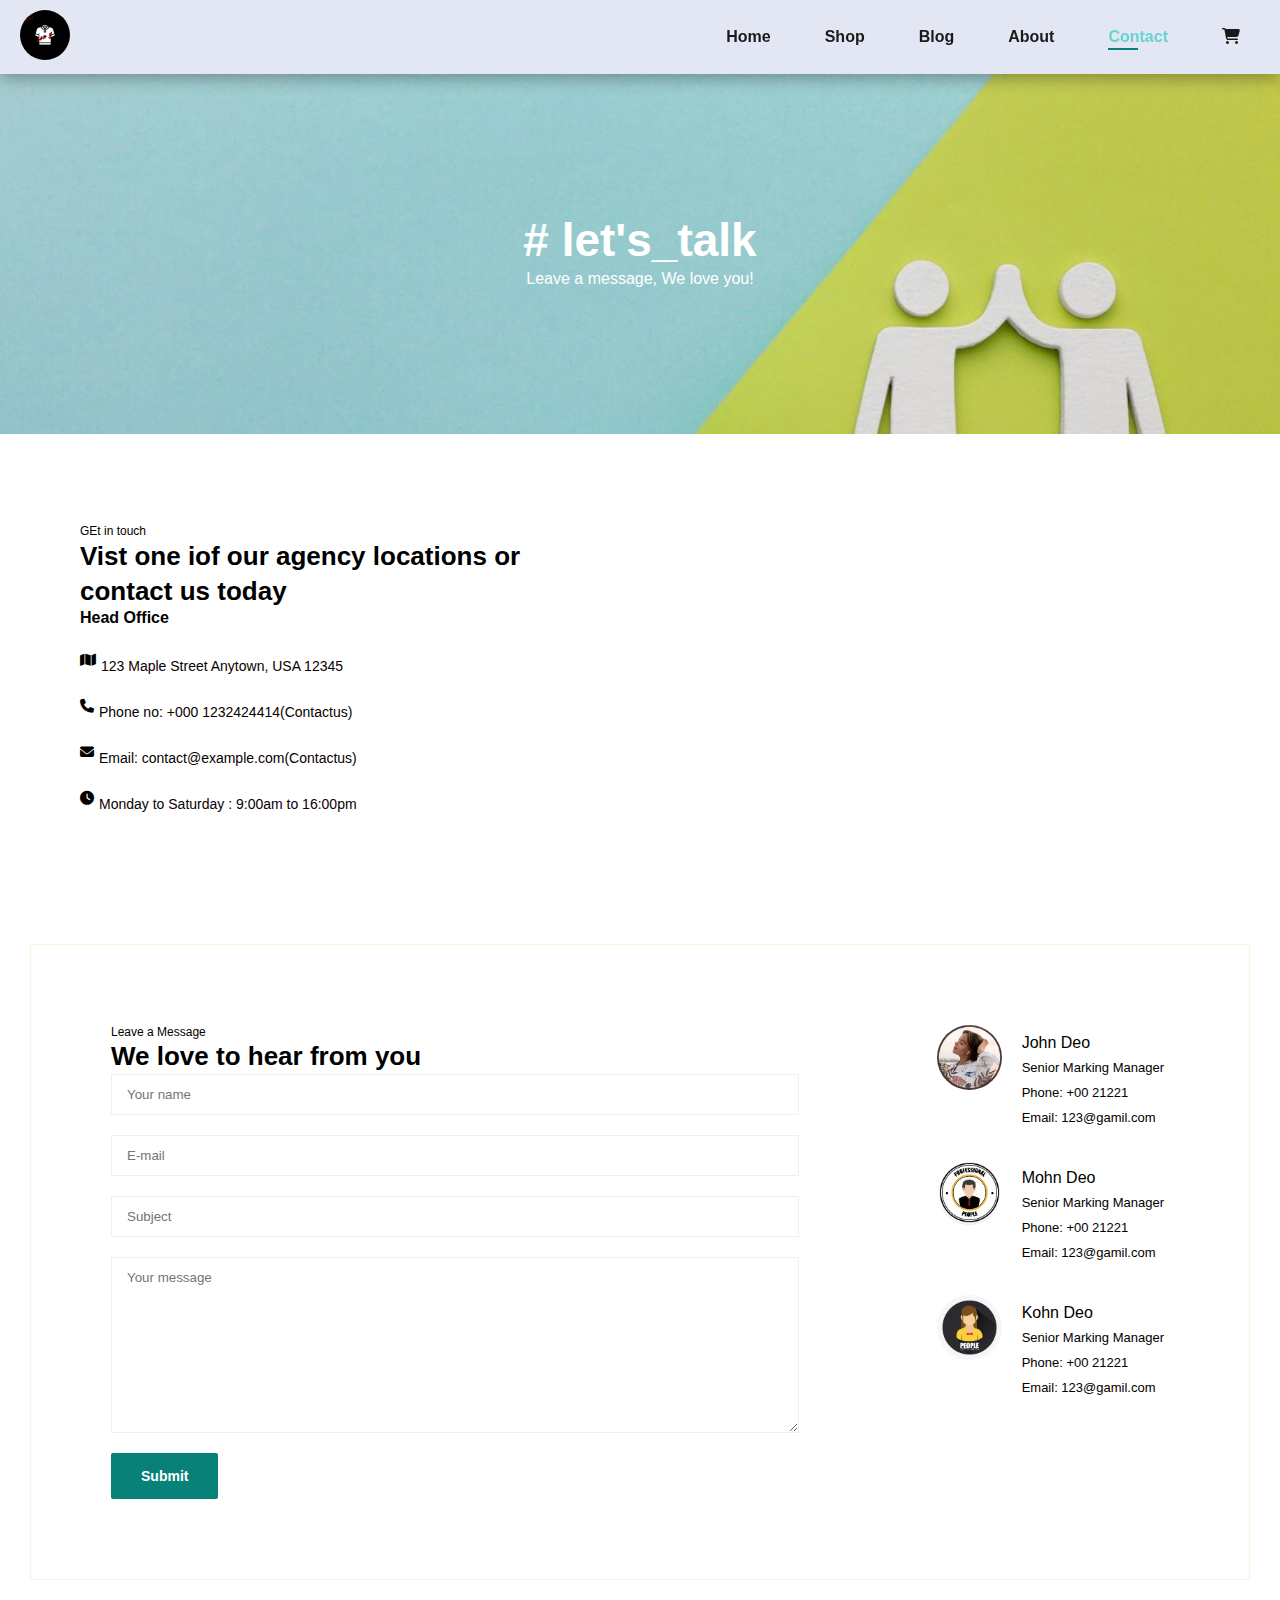
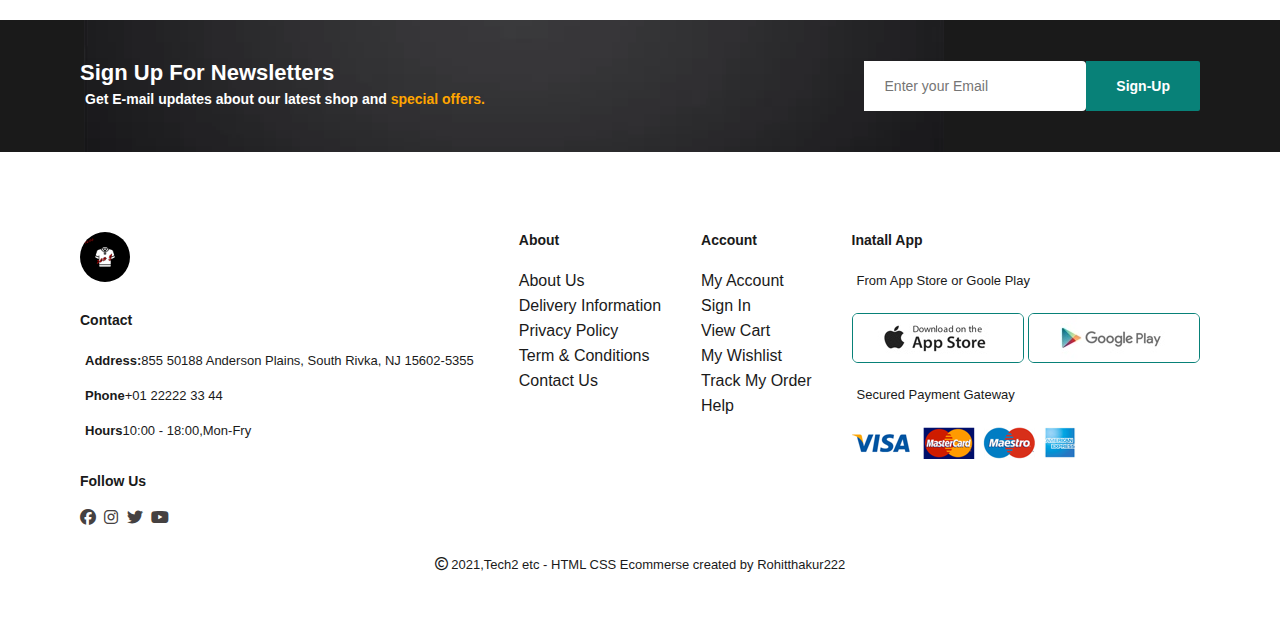
<file: contact.html>
<!doctype html>
<html lang="en">
  <head>
    <meta charset="UTF-8" />
    <link rel="stylesheet" href="./indexlogo.css">
    <link rel="stylesheet" href="https://cdnjs.cloudflare.com/ajax/libs/font-awesome/6.5.2/css/all.min.css">
    <meta name="viewport" content="width=device-width, initial-scale=1.0" />
    <title>JS-ECOM-WEBSITE</title>
  </head>
  <body>
    <!-- heading part -->
    <section id="heading">
      <a href="#"><img src="./images/zen-g.png" class="logo" alt=""></a>
      <div>
        <ul id="navbar">
          <li><a href="index.html">Home</a></li>
          <li><a  href="shop.html">Shop</a></li>
          <li><a  href="blog.html">Blog</a></li>
          <li><a  href="about.html">About</a></li>
          <li><a class ="active" href="contact.html">Contact</a></li>
          <li id="lg-bag"><a href="cart.html"><i class="fa-solid fa-cart-shopping"></i></a></li>
          <a href="#" id="close"><i class="fa-solid fa-xmark" ></i></a>
        </ul>
      </div>
      <div id="mobile">
        
        <a href="cart.html"><i class="fa-solid fa-cart-shopping"></i></a>
        <i id="bar" class="fa-solid fa-bars"></i>
      </div>

    </section>
   
    <section id="page-header" class="about">
        <h2># let's_talk</h2>
        <p>Leave a message, We love you!</p>

    </section>
    
    </section>
    <section id="contact-details" class="section-p1" >
        <div class="details">
            <span>GEt in touch</span>
            <h2>Vist one iof our agency locations or contact us today</h2>
            <h3>Head Office</h3>
            <div>
                <li>
                    <i class="fa-solid fa-map"></i>
                    <p>123 Maple Street Anytown, USA 12345</p>
                </li>
                <li>
                    <i class="fa-solid fa-phone"></i>
                    <p>Phone no: +000 1232424414(Contactus)</p>
                </li>
                <li>
                    <i class="fa-solid fa-envelope"></i>
                    <p>Email: contact@example.com(Contactus)</p>
                </li>
                <li>
                    <i class="fa-solid fa-clock"></i>
                    <p>Monday to Saturday : 9:00am to 16:00pm</p>
                </li>
            </div>
        </div>
        <div class="map">
            <iframe src="https://www.google.com/maps/embed?pb=!1m18!1m12!1m3!1d3428.2062529867458!2d76.57279697516871!3d30.768790174566888!2m3!1f0!2f0!3f0!3m2!1i1024!2i768!4f13.1!3m3!1m2!1s0x390ffb140bd63e07%3A0x68591e334d17a988!2z4KSa4KSC4KSh4KWA4KSX4KWdIOCkr-ClgeCkqOCkv-CkteCksOCljeCkuOCkv-Ckn-ClgA!5e0!3m2!1shi!2sin!4v1714039749281!5m2!1shi!2sin" width="600" height="450" style="border:0;" allowfullscreen="" loading="lazy" referrerpolicy="no-referrer-when-downgrade"></iframe>
        </div>
        
    </section>
    <section id="form-details">
        <form action="">
            <span>Leave a Message</span>
            <h2>We love to hear from you</h2>
            <input type="text" placeholder="Your name">
            <input type="email" name="" id="" placeholder="E-mail">
            <input type="text" name="" id="" placeholder="Subject">
            <textarea name="" id="" cols="30" rows="10" placeholder="Your message"></textarea>
            <button class="normal">Submit</button>
        </form>
        <div class="people">
            <div>
                <img src="./images/contact/p1.jpg" alt="">
                <p><span>John Deo</span>Senior Marking Manager <br>Phone: +00 21221
                <br> Email: 123@gamil.com</p>
            </div>
            <div>
                <img src="./images/contact/p2.jpg" alt="">
                <p><span>Mohn Deo</span>Senior Marking Manager <br>Phone: +00 21221
                <br> Email: 123@gamil.com</p>
            </div>
            <div>
                <img src="./images/contact/p3.avif" alt="">
                <p><span>Kohn Deo</span>Senior Marking Manager <br>Phone: +00 21221
                <br> Email: 123@gamil.com</p>
            </div>
        </div>

    </section>
    <section id="newsletter" class="section-p1 section-m1">
        <div class="newstext">
            <h4>Sign Up For Newsletters</h4>
            <p>Get E-mail updates about our latest shop and <span>special offers.</span></p>
        </div>
        <div class="form">
            <input type="email" placeholder="Enter your Email">
            <button class="normal">Sign-Up</button>
        </div>
        
    </section>
    <!-- footer -->
    <footer class="section-p1">
        <div class="col1">
            <div class="col">
                <img id="logo" src="./images/zen-g.png" alt="">
                <h4>Contact</h4>
                <p><strong>Address:</strong>855 50188 Anderson Plains, South Rivka, NJ 15602-5355</p>
                <p><strong>Phone</strong>+01 22222 33 44</p>
                <p><strong>Hours</strong>10:00 - 18:00,Mon-Fry</p>
                <div class="follow">
                    <h4>Follow Us</h4>
                    <div class="icon">
                        <i class="fa-brands fa-facebook"></i>
                        <i class="fa-brands fa-instagram"></i>
                        <i class="fa-brands fa-twitter"></i>
                        <i class="fa-brands fa-youtube"></i>
    
                    </div>
                </div>
            </div>
            <div class="col">
                <h4>About</h4>
                <a href="#">About Us</a>
                <a href="#">Delivery Information</a>
                <a href="#">Privacy Policy</a>
                <a href="#">Term & Conditions</a>
                <a href="#">Contact Us</a>
            </div>
            <div class="col">
                <h4>Account</h4>
                <a href="#">My Account</a>
                <a href="#">Sign In</a>
                <a href="#">View Cart</a>
                <a href="#">My Wishlist</a>
                <a href="#">Track My Order</a>
                <a href="#">Help</a>
            </div>
            <div class="col install">
                <h4>Inatall App</h4>
                <p>From App Store or Goole Play</p>
                <div class="row">
                    <img src="./images/pay/app.jpg" alt="">
                    <img src="./images/pay/play.jpg" alt="">
                </div>
                <p>Secured Payment Gateway</p>
                <img src="./images/pay/pay.png" alt="">
            </div>
        </div>
        <div class="copyright">
            <p><i class="fa-regular fa-copyright"></i> 2021,Tech2 etc - HTML CSS Ecommerse created by <a href="https://github.com/RohitThakur222">Rohitthakur222</a></p>
        </div>
        
        
    </footer>
    


    <script src="./script.js"></script>
   
  </body>
</html>
</file>
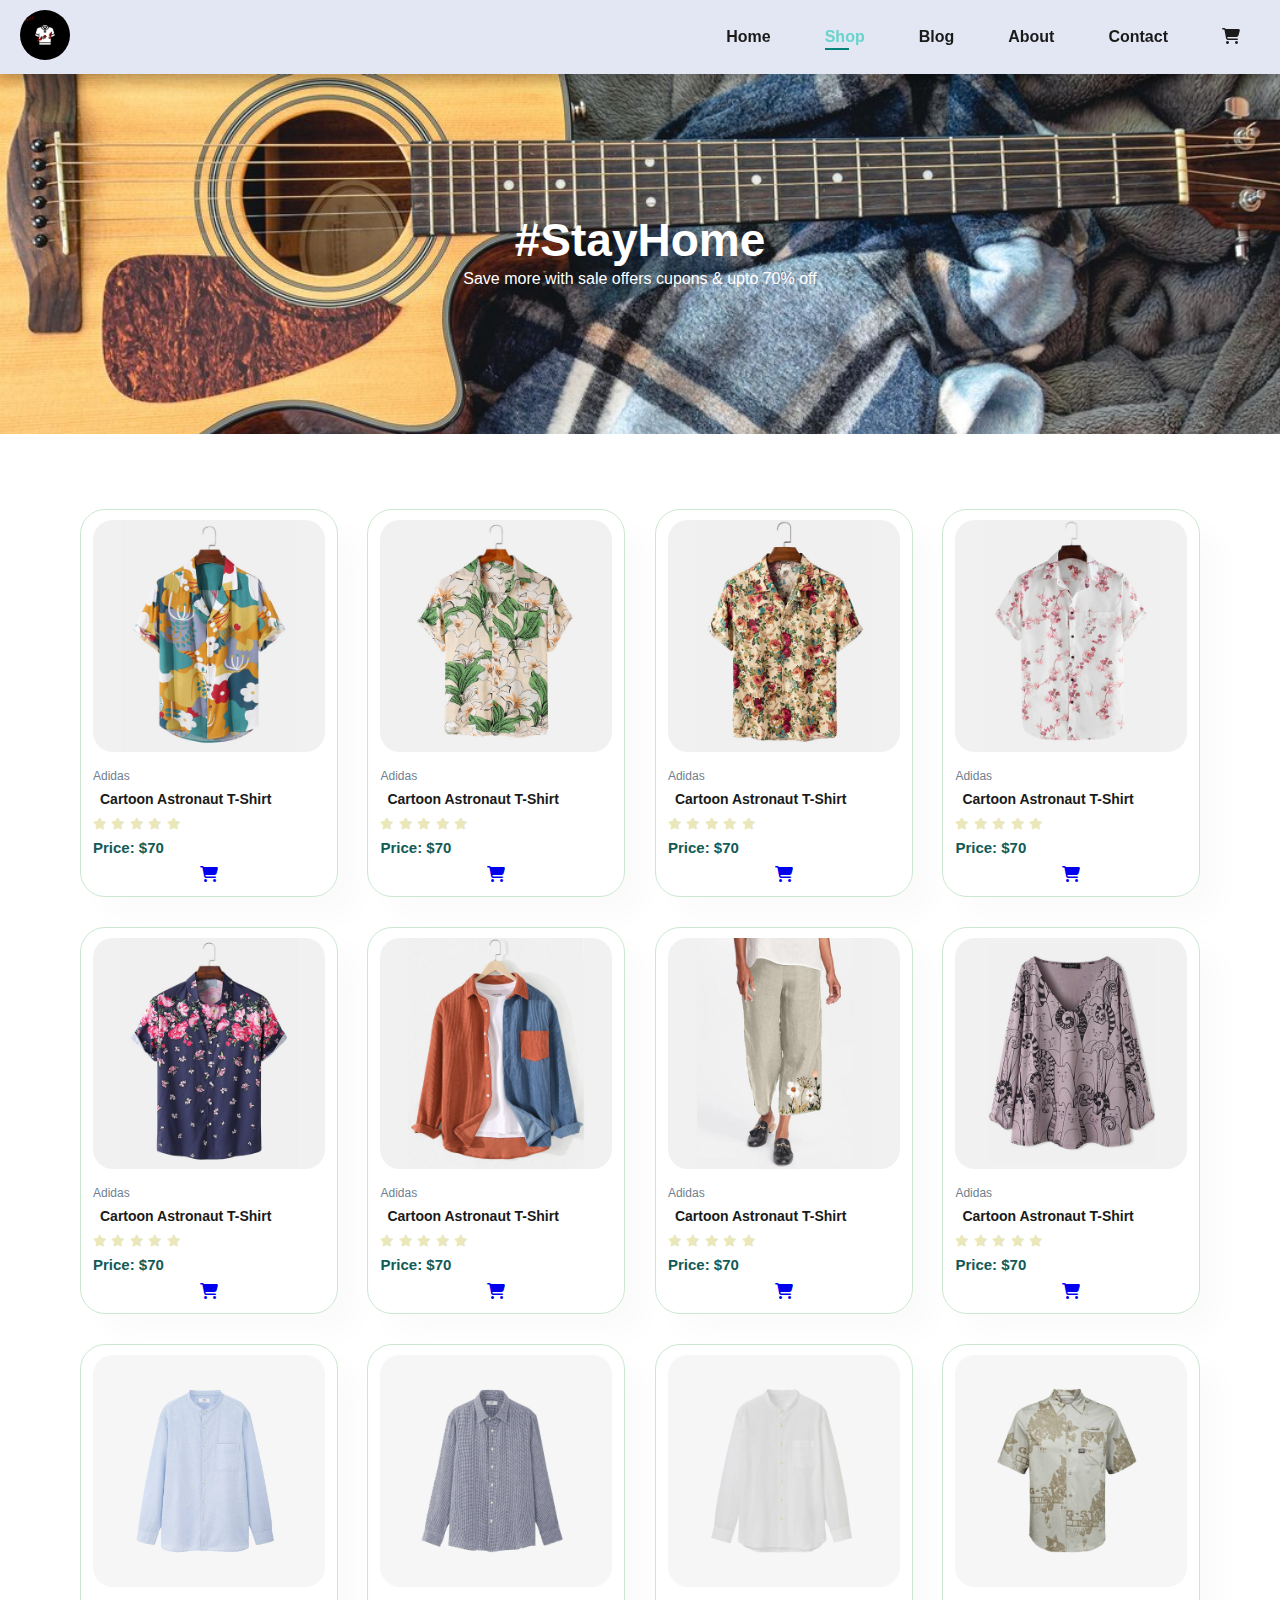
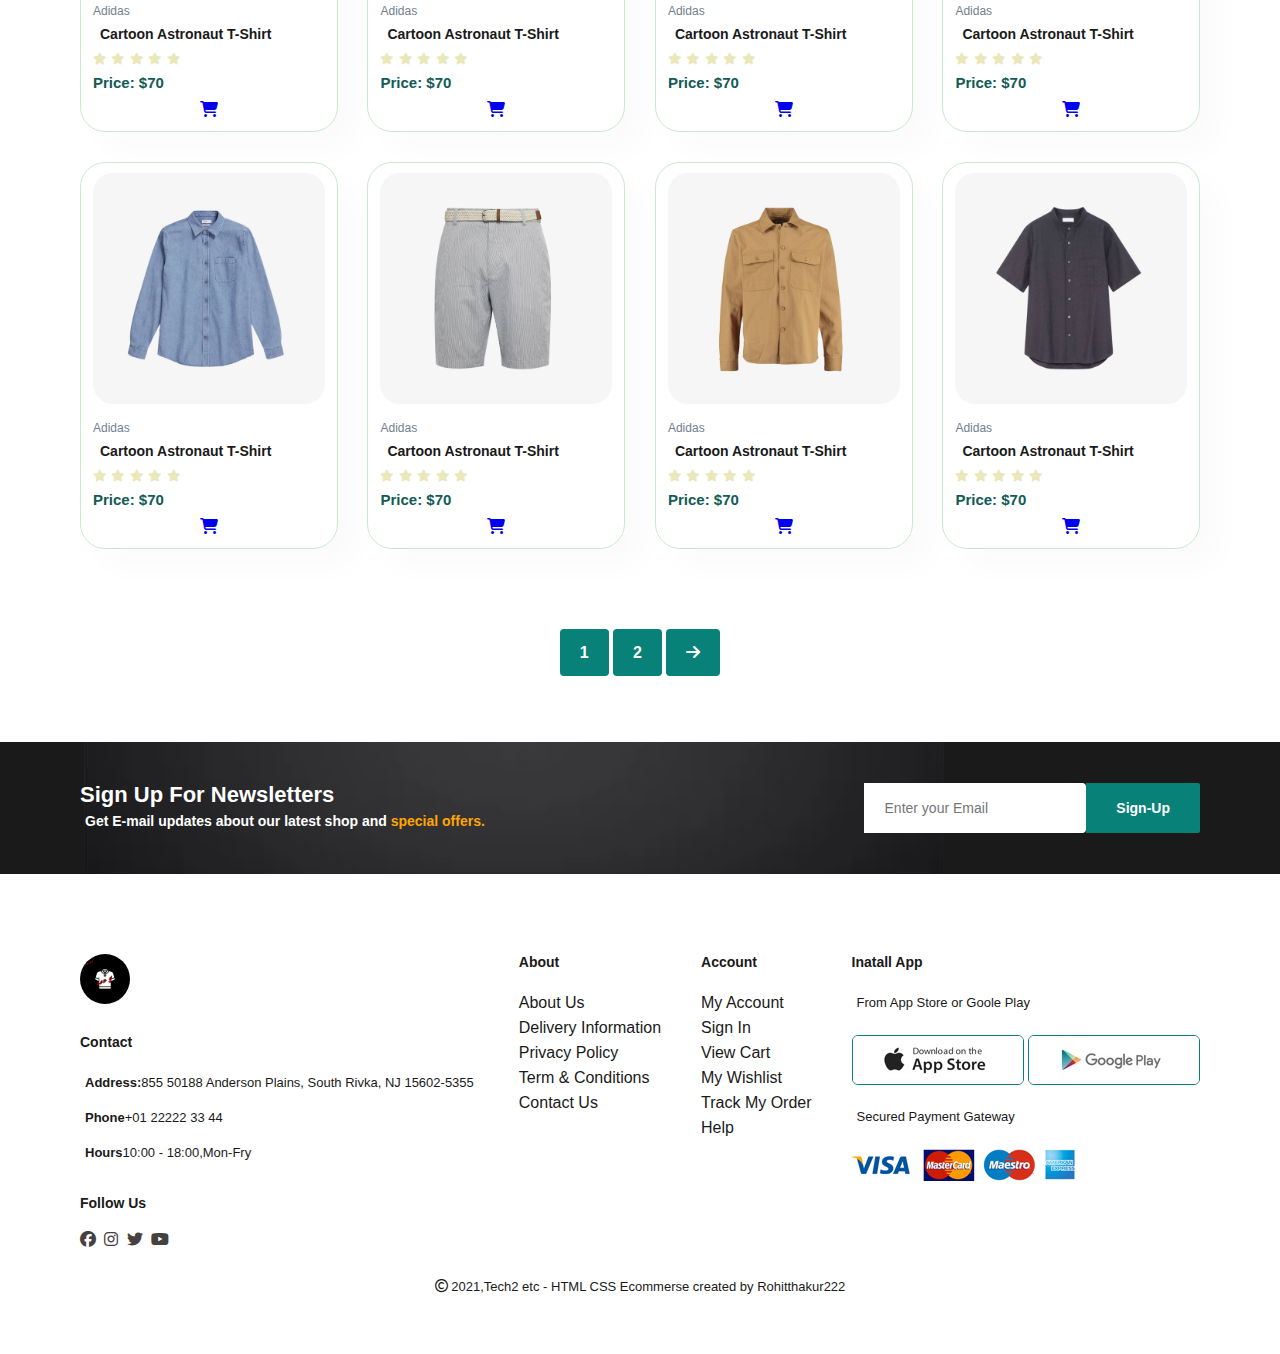
<file: shop.html>
<!doctype html>
<html lang="en">
  <head>
    <meta charset="UTF-8" />
    <link rel="stylesheet" href="./indexlogo.css">
    <link rel="stylesheet" href="https://cdnjs.cloudflare.com/ajax/libs/font-awesome/6.5.2/css/all.min.css">
    <meta name="viewport" content="width=device-width, initial-scale=1.0" />
    <title>JS-ECOM-WEBSITE</title>
  </head>
  <body>
    <!-- heading part -->
    <section id="heading">
      <a href="#"><img src="./images/zen-g.png" class="logo" alt=""></a>
      <div>
        <ul id="navbar">
          <li><a href="index.html">Home</a></li>
          <li><a class ="active" href="shop.html">Shop</a></li>
          <li><a href="blog.html">Blog</a></li>
          <li><a href="about.html">About</a></li>
          <li><a href="contact.html">Contact</a></li>
          <li id="lg-bag"><a href="cart.html"><i class="fa-solid fa-cart-shopping"></i></a></li>
          <a href="#" id="close"><i class="fa-solid fa-xmark" ></i></a>
        </ul>
      </div>
      <div id="mobile">
        
        <a href="cart.html"><i class="fa-solid fa-cart-shopping"></i></a>
        <i id="bar" class="fa-solid fa-bars"></i>
      </div>

    </section>
    <!-- hero part -->
    <section id="page-header">
        <h2>#StayHome</h2>
        <p>Save more with sale offers cupons & upto 70% off</p>

    </section>
    <!-- product section -->
    <section id="product1"  class="section-p1">
       
        <div class="pro-container">
            <div class="pro" onclick="window.location.href='sproduct.html';">
                <img src="./images/product/f1.jpg" alt="">
                <div class="des">
                    <span>Adidas</span>
                    <h5>Cartoon Astronaut T-Shirt</h5>
                    <div class="star">
                        <i class="fas fa-star"></i>
                        <i class="fas fa-star"></i>
                        <i class="fas fa-star"></i>
                        <i class="fas fa-star"></i>
                        <i class="fas fa-star"></i>
        
                    </div>
                    <h4>Price: $70</h4>
                </div>
                <a href="#"><i class="fa-solid fa-cart-shopping" id="cart"></i></a>
            </div>
            <div class="pro">
                <img src="./images/product/f2.jpg" alt="">
                <div class="des">
                    <span>Adidas</span>
                    <h5>Cartoon Astronaut T-Shirt</h5>
                    <div class="star">
                        <i class="fas fa-star"></i>
                        <i class="fas fa-star"></i>
                        <i class="fas fa-star"></i>
                        <i class="fas fa-star"></i>
                        <i class="fas fa-star"></i>
        
                    </div>
                    <h4>Price: $70</h4>
                </div>
                <a href="#"><i class="fa-solid fa-cart-shopping" id="cart"></i></a>
            </div>
            <div class="pro">
                <img src="./images/product/f3.jpg" alt="">
                <div class="des">
                    <span>Adidas</span>
                    <h5>Cartoon Astronaut T-Shirt</h5>
                    <div class="star">
                        <i class="fas fa-star"></i>
                        <i class="fas fa-star"></i>
                        <i class="fas fa-star"></i>
                        <i class="fas fa-star"></i>
                        <i class="fas fa-star"></i>
        
                    </div>
                    <h4>Price: $70</h4>
                </div>
                <a href="#"><i class="fa-solid fa-cart-shopping" id="cart"></i></a>
            </div>
            <div class="pro">
                <img src="./images/product/f4.jpg" alt="">
                <div class="des">
                    <span>Adidas</span>
                    <h5>Cartoon Astronaut T-Shirt</h5>
                    <div class="star">
                        <i class="fas fa-star"></i>
                        <i class="fas fa-star"></i>
                        <i class="fas fa-star"></i>
                        <i class="fas fa-star"></i>
                        <i class="fas fa-star"></i>
        
                    </div>
                    <h4>Price: $70</h4>
                </div>
                <a href="#"><i class="fa-solid fa-cart-shopping" id="cart"></i></a>
            </div>
            <div class="pro">
                <img src="./images/product/f5.jpg" alt="">
                <div class="des">
                    <span>Adidas</span>
                    <h5>Cartoon Astronaut T-Shirt</h5>
                    <div class="star">
                        <i class="fas fa-star"></i>
                        <i class="fas fa-star"></i>
                        <i class="fas fa-star"></i>
                        <i class="fas fa-star"></i>
                        <i class="fas fa-star"></i>
        
                    </div>
                    <h4>Price: $70</h4>
                </div>
                <a href="#"><i class="fa-solid fa-cart-shopping" id="cart"></i></a>
            </div>
            <div class="pro">
                <img src="./images/product/f6.jpg" alt="">
                <div class="des">
                    <span>Adidas</span>
                    <h5>Cartoon Astronaut T-Shirt</h5>
                    <div class="star">
                        <i class="fas fa-star"></i>
                        <i class="fas fa-star"></i>
                        <i class="fas fa-star"></i>
                        <i class="fas fa-star"></i>
                        <i class="fas fa-star"></i>
        
                    </div>
                    <h4>Price: $70</h4>
                </div>
                <a href="#"><i class="fa-solid fa-cart-shopping" id="cart"></i></a>
            </div>
            <div class="pro">
                <img src="./images/product/f7.jpg" alt="">
                <div class="des">
                    <span>Adidas</span>
                    <h5>Cartoon Astronaut T-Shirt</h5>
                    <div class="star">
                        <i class="fas fa-star"></i>
                        <i class="fas fa-star"></i>
                        <i class="fas fa-star"></i>
                        <i class="fas fa-star"></i>
                        <i class="fas fa-star"></i>
        
                    </div>
                    <h4>Price: $70</h4>
                </div>
                <a href="#"><i class="fa-solid fa-cart-shopping" id="cart"></i></a>
            </div>
            <div class="pro">
                <img src="./images/product/f8.jpg" alt="">
                <div class="des">
                    <span>Adidas</span>
                    <h5>Cartoon Astronaut T-Shirt</h5>
                    <div class="star">
                        <i class="fas fa-star"></i>
                        <i class="fas fa-star"></i>
                        <i class="fas fa-star"></i>
                        <i class="fas fa-star"></i>
                        <i class="fas fa-star"></i>
        
                    </div>
                    <h4>Price: $70</h4>
                </div>
                <a href="#"><i class="fa-solid fa-cart-shopping" id="cart"></i></a>
            </div>

    
            <div class="pro">
                <img src="./images/product/n1.jpg" alt="">
                <div class="des">
                    <span>Adidas</span>
                    <h5>Cartoon Astronaut T-Shirt</h5>
                    <div class="star">
                        <i class="fas fa-star"></i>
                        <i class="fas fa-star"></i>
                        <i class="fas fa-star"></i>
                        <i class="fas fa-star"></i>
                        <i class="fas fa-star"></i>
        
                    </div>
                    <h4>Price: $70</h4>
                </div>
                <a href="#"><i class="fa-solid fa-cart-shopping" id="cart"></i></a>
            </div>
            <div class="pro">
                <img src="./images/product/n2.jpg" alt="">
                <div class="des">
                    <span>Adidas</span>
                    <h5>Cartoon Astronaut T-Shirt</h5>
                    <div class="star">
                        <i class="fas fa-star"></i>
                        <i class="fas fa-star"></i>
                        <i class="fas fa-star"></i>
                        <i class="fas fa-star"></i>
                        <i class="fas fa-star"></i>
        
                    </div>
                    <h4>Price: $70</h4>
                </div>
                <a href="#"><i class="fa-solid fa-cart-shopping" id="cart"></i></a>
            </div>
            <div class="pro">
                <img src="./images/product/n3.jpg" alt="">
                <div class="des">
                    <span>Adidas</span>
                    <h5>Cartoon Astronaut T-Shirt</h5>
                    <div class="star">
                        <i class="fas fa-star"></i>
                        <i class="fas fa-star"></i>
                        <i class="fas fa-star"></i>
                        <i class="fas fa-star"></i>
                        <i class="fas fa-star"></i>
        
                    </div>
                    <h4>Price: $70</h4>
                </div>
                <a href="#"><i class="fa-solid fa-cart-shopping" id="cart"></i></a>
            </div>
            <div class="pro">
                <img src="./images/product/n4.jpg" alt="">
                <div class="des">
                    <span>Adidas</span>
                    <h5>Cartoon Astronaut T-Shirt</h5>
                    <div class="star">
                        <i class="fas fa-star"></i>
                        <i class="fas fa-star"></i>
                        <i class="fas fa-star"></i>
                        <i class="fas fa-star"></i>
                        <i class="fas fa-star"></i>
        
                    </div>
                    <h4>Price: $70</h4>
                </div>
                <a href="#"><i class="fa-solid fa-cart-shopping" id="cart"></i></a>
            </div>
            <div class="pro">
                <img src="./images/product/n5.jpg" alt="">
                <div class="des">
                    <span>Adidas</span>
                    <h5>Cartoon Astronaut T-Shirt</h5>
                    <div class="star">
                        <i class="fas fa-star"></i>
                        <i class="fas fa-star"></i>
                        <i class="fas fa-star"></i>
                        <i class="fas fa-star"></i>
                        <i class="fas fa-star"></i>
        
                    </div>
                    <h4>Price: $70</h4>
                </div>
                <a href="#"><i class="fa-solid fa-cart-shopping" id="cart"></i></a>
            </div>
            <div class="pro">
                <img src="./images/product/n6.jpg" alt="">
                <div class="des">
                    <span>Adidas</span>
                    <h5>Cartoon Astronaut T-Shirt</h5>
                    <div class="star">
                        <i class="fas fa-star"></i>
                        <i class="fas fa-star"></i>
                        <i class="fas fa-star"></i>
                        <i class="fas fa-star"></i>
                        <i class="fas fa-star"></i>
        
                    </div>
                    <h4>Price: $70</h4>
                </div>
                <a href="#"><i class="fa-solid fa-cart-shopping" id="cart"></i></a>
            </div>
            <div class="pro">
                <img src="./images/product/n7.jpg" alt="">
                <div class="des">
                    <span>Adidas</span>
                    <h5>Cartoon Astronaut T-Shirt</h5>
                    <div class="star">
                        <i class="fas fa-star"></i>
                        <i class="fas fa-star"></i>
                        <i class="fas fa-star"></i>
                        <i class="fas fa-star"></i>
                        <i class="fas fa-star"></i>
        
                    </div>
                    <h4>Price: $70</h4>
                </div>
                <a href="#"><i class="fa-solid fa-cart-shopping" id="cart"></i></a>
            </div>
            <div class="pro">
                <img src="./images/product/n8.jpg" alt="">
                <div class="des">
                    <span>Adidas</span>
                    <h5>Cartoon Astronaut T-Shirt</h5>
                    <div class="star">
                        <i class="fas fa-star"></i>
                        <i class="fas fa-star"></i>
                        <i class="fas fa-star"></i>
                        <i class="fas fa-star"></i>
                        <i class="fas fa-star"></i>
        
                    </div>
                    <h4>Price: $70</h4>
                </div>
                <a href="#"><i class="fa-solid fa-cart-shopping" id="cart"></i></a>
            </div>

        </div>
       
        

    </section>
    <!-- info banner -->
    <section id="pagination" class="section-p1">
        <a href="#">1</a>
        <a href="#">2</a>
        <a href="#"><i class="fa-solid fa-arrow-right"></i></a>

    </section>


    <!-- newsletter -->
    <section id="newsletter" class="section-p1 section-m1">
        <div class="newstext">
            <h4>Sign Up For Newsletters</h4>
            <p>Get E-mail updates about our latest shop and <span>special offers.</span></p>
        </div>
        <div class="form">
            <input type="email" placeholder="Enter your Email">
            <button class="normal">Sign-Up</button>
        </div>
        
    </section>
    <!-- footer -->
    <footer class="section-p1">
        <div class="col1">
            <div class="col">
                <img id="logo" src="./images/zen-g.png" alt="">
                <h4>Contact</h4>
                <p><strong>Address:</strong>855 50188 Anderson Plains, South Rivka, NJ 15602-5355</p>
                <p><strong>Phone</strong>+01 22222 33 44</p>
                <p><strong>Hours</strong>10:00 - 18:00,Mon-Fry</p>
                <div class="follow">
                    <h4>Follow Us</h4>
                    <div class="icon">
                        <i class="fa-brands fa-facebook"></i>
                        <i class="fa-brands fa-instagram"></i>
                        <i class="fa-brands fa-twitter"></i>
                        <i class="fa-brands fa-youtube"></i>
    
                    </div>
                </div>
            </div>
            <div class="col">
                <h4>About</h4>
                <a href="#">About Us</a>
                <a href="#">Delivery Information</a>
                <a href="#">Privacy Policy</a>
                <a href="#">Term & Conditions</a>
                <a href="#">Contact Us</a>
            </div>
            <div class="col">
                <h4>Account</h4>
                <a href="#">My Account</a>
                <a href="#">Sign In</a>
                <a href="#">View Cart</a>
                <a href="#">My Wishlist</a>
                <a href="#">Track My Order</a>
                <a href="#">Help</a>
            </div>
            <div class="col install">
                <h4>Inatall App</h4>
                <p>From App Store or Goole Play</p>
                <div class="row">
                    <img src="./images/pay/app.jpg" alt="">
                    <img src="./images/pay/play.jpg" alt="">
                </div>
                <p>Secured Payment Gateway</p>
                <img src="./images/pay/pay.png" alt="">
            </div>
        </div>
        <div class="copyright">
            <p><i class="fa-regular fa-copyright"></i> 2021,Tech2 etc - HTML CSS Ecommerse created by <a href="https://github.com/RohitThakur222">Rohitthakur222</a></p>
        </div>
        
        
    </footer>
    


    <script src="./script.js"></script>
  </body>
</html>
</file>
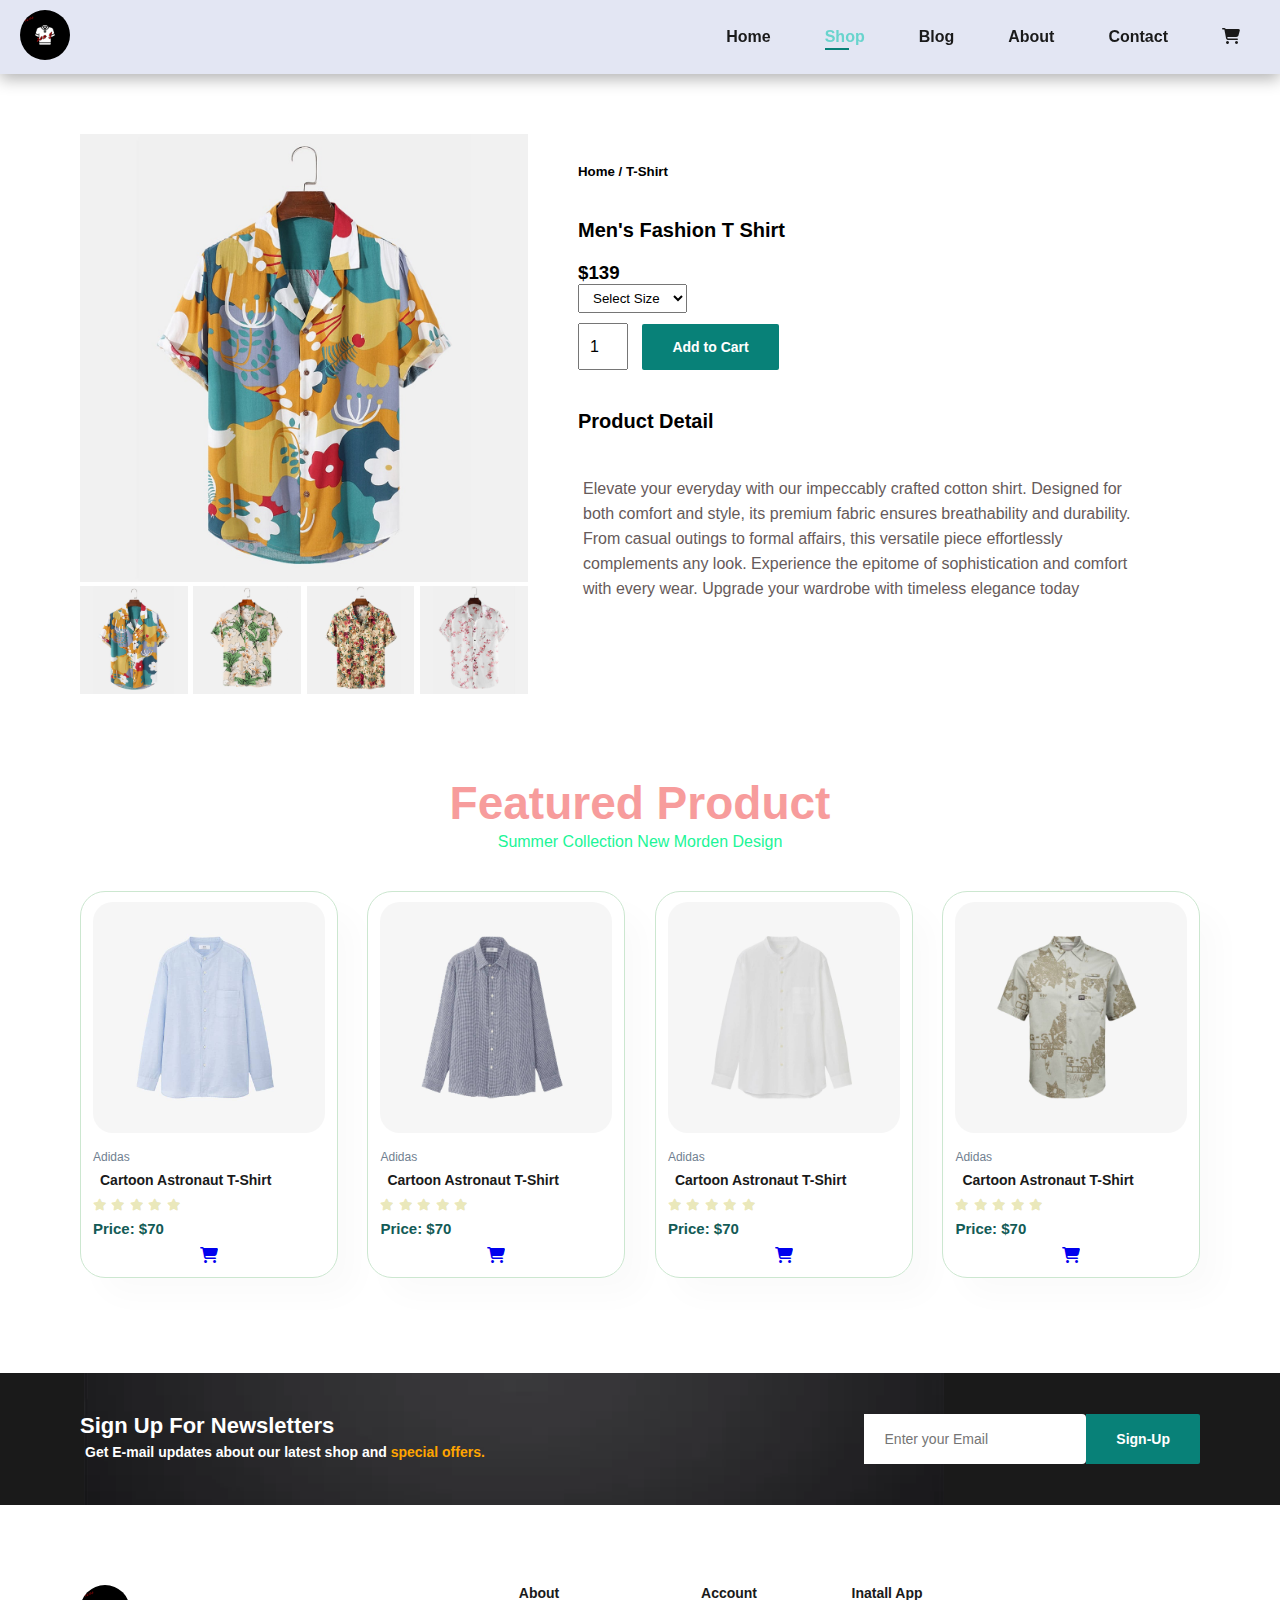
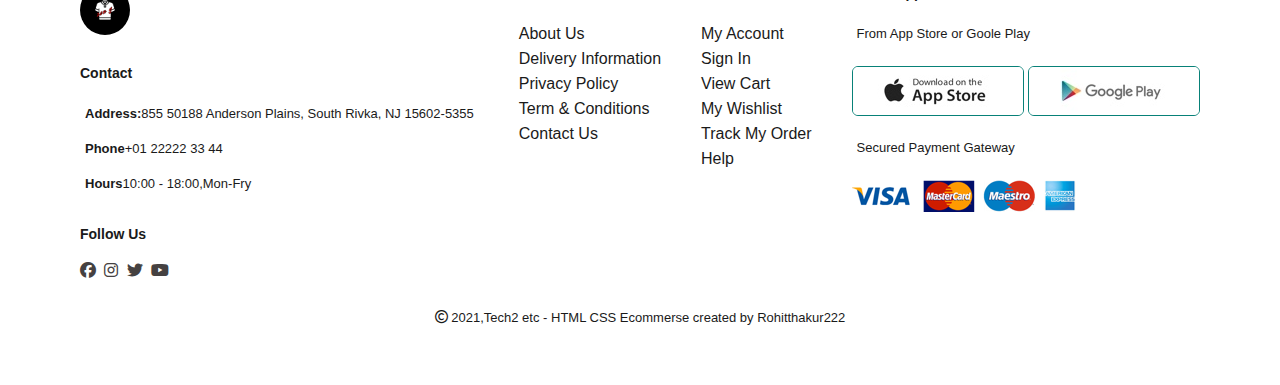
<file: sproduct.html>
<!doctype html>
<html lang="en">
  <head>
    <meta charset="UTF-8" />
    <link rel="stylesheet" href="./indexlogo.css">
    <link rel="stylesheet" href="https://cdnjs.cloudflare.com/ajax/libs/font-awesome/6.5.2/css/all.min.css">
    <meta name="viewport" content="width=device-width, initial-scale=1.0" />
    <title>JS-ECOM-WEBSITE</title>
  </head>
  <body>
    <!-- heading part -->
    <section id="heading">
      <a href="#"><img src="./images/zen-g.png" class="logo" alt=""></a>
      <div>
        <ul id="navbar">
          <li><a href="index.html">Home</a></li>
          <li><a class ="active" href="shop.html">Shop</a></li>
          <li><a href="blog.html">Blog</a></li>
          <li><a href="about.html">About</a></li>
          <li><a href="contact.html">Contact</a></li>
          <li id="lg-bag"><a href="cart.html"><i class="fa-solid fa-cart-shopping"></i></a></li>
          <a href="#" id="close"><i class="fa-solid fa-xmark" ></i></a>
        </ul>
      </div>
      <div id="mobile">
        
        <a href="cart.html"><i class="fa-solid fa-cart-shopping"></i></a>
        <i id="bar" class="fa-solid fa-bars"></i>
      </div>

    </section>
    <!-- product details -->
    <section id="prodetails" class="section-p1">
        <div class="single-pro-image">
            <img src="./images/product/f1.jpg" width="100%" id="MainImg" alt="">
            <div class="small-img-group">
                <div class="small-img-col">
                    <img src="./images/product/f1.jpg" width="100%" class="small-img" alt="">
                </div>
                <div class="small-img-col">
                    <img src="./images/product/f2.jpg" width="100%" class="small-img" alt="">
                </div>
                <div class="small-img-col">
                    <img src="./images/product/f3.jpg" width="100%" class="small-img" alt="">
                </div>
                <div class="small-img-col">
                    <img src="./images/product/f4.jpg" width="100%" class="small-img" alt="">
                </div>
            </div>


        </div>
        <div class="single-pro-details">
            <h5>Home  / T-Shirt</h5>
            <h4>Men's Fashion T Shirt</h4>
            <h3>$139</h3>
            <select >
                <option >
                    Select Size
                </option>
                <option >
                    XL
                </option>
                <option >
                    XXL
                </option>
                <option >
                    Small
                </option>
                <option >
                   Large
                </option>
            </select>
            <input type="number" name="" value="1">
            <button class="normal">Add to Cart</button>
            <h4>Product Detail </h4>
            <p><br><span>Elevate your everyday with our impeccably crafted cotton shirt. Designed for both comfort and style, its premium fabric ensures breathability and durability. From casual outings to formal affairs, this versatile piece effortlessly complements any look. Experience the epitome of sophistication and comfort with every wear. Upgrade your wardrobe with timeless elegance today</span></p>



        </div>
        
    </section>
    <section id="product1"  class="section-p1">
        <h2>Featured Product</h2>
        <p>Summer Collection New Morden Design</p>
        <div class="pro-container">
            <div class="pro">
                <img src="./images/product/n1.jpg" alt="">
                <div class="des">
                    <span>Adidas</span>
                    <h5>Cartoon Astronaut T-Shirt</h5>
                    <div class="star">
                        <i class="fas fa-star"></i>
                        <i class="fas fa-star"></i>
                        <i class="fas fa-star"></i>
                        <i class="fas fa-star"></i>
                        <i class="fas fa-star"></i>
        
                    </div>
                    <h4>Price: $70</h4>
                </div>
                <a href="#"><i class="fa-solid fa-cart-shopping" id="cart"></i></a>
            </div>
            <div class="pro">
                <img src="./images/product/n2.jpg" alt="">
                <div class="des">
                    <span>Adidas</span>
                    <h5>Cartoon Astronaut T-Shirt</h5>
                    <div class="star">
                        <i class="fas fa-star"></i>
                        <i class="fas fa-star"></i>
                        <i class="fas fa-star"></i>
                        <i class="fas fa-star"></i>
                        <i class="fas fa-star"></i>
        
                    </div>
                    <h4>Price: $70</h4>
                </div>
                <a href="#"><i class="fa-solid fa-cart-shopping" id="cart"></i></a>
            </div>
            <div class="pro">
                <img src="./images/product/n3.jpg" alt="">
                <div class="des">
                    <span>Adidas</span>
                    <h5>Cartoon Astronaut T-Shirt</h5>
                    <div class="star">
                        <i class="fas fa-star"></i>
                        <i class="fas fa-star"></i>
                        <i class="fas fa-star"></i>
                        <i class="fas fa-star"></i>
                        <i class="fas fa-star"></i>
        
                    </div>
                    <h4>Price: $70</h4>
                </div>
                <a href="#"><i class="fa-solid fa-cart-shopping" id="cart"></i></a>
            </div>
            <div class="pro">
                <img src="./images/product/n4.jpg" alt="">
                <div class="des">
                    <span>Adidas</span>
                    <h5>Cartoon Astronaut T-Shirt</h5>
                    <div class="star">
                        <i class="fas fa-star"></i>
                        <i class="fas fa-star"></i>
                        <i class="fas fa-star"></i>
                        <i class="fas fa-star"></i>
                        <i class="fas fa-star"></i>
        
                    </div>
                    <h4>Price: $70</h4>
                </div>
                <a href="#"><i class="fa-solid fa-cart-shopping" id="cart"></i></a>
            </div>

        </div>
       
        

    </section>

    <!-- newsletter -->
    <section id="newsletter" class="section-p1 section-m1">
        <div class="newstext">
            <h4>Sign Up For Newsletters</h4>
            <p>Get E-mail updates about our latest shop and <span>special offers.</span></p>
        </div>
        <div class="form">
            <input type="email" placeholder="Enter your Email">
            <button class="normal">Sign-Up</button>
        </div>
        
    </section>
    <!-- footer -->
    <footer class="section-p1">
        <div class="col1">
            <div class="col">
                <img id="logo" src="./images/zen-g.png" alt="">
                <h4>Contact</h4>
                <p><strong>Address:</strong>855 50188 Anderson Plains, South Rivka, NJ 15602-5355</p>
                <p><strong>Phone</strong>+01 22222 33 44</p>
                <p><strong>Hours</strong>10:00 - 18:00,Mon-Fry</p>
                <div class="follow">
                    <h4>Follow Us</h4>
                    <div class="icon">
                        <i class="fa-brands fa-facebook"></i>
                        <i class="fa-brands fa-instagram"></i>
                        <i class="fa-brands fa-twitter"></i>
                        <i class="fa-brands fa-youtube"></i>
    
                    </div>
                </div>
            </div>
            <div class="col">
                <h4>About</h4>
                <a href="#">About Us</a>
                <a href="#">Delivery Information</a>
                <a href="#">Privacy Policy</a>
                <a href="#">Term & Conditions</a>
                <a href="#">Contact Us</a>
            </div>
            <div class="col">
                <h4>Account</h4>
                <a href="#">My Account</a>
                <a href="#">Sign In</a>
                <a href="#">View Cart</a>
                <a href="#">My Wishlist</a>
                <a href="#">Track My Order</a>
                <a href="#">Help</a>
            </div>
            <div class="col install">
                <h4>Inatall App</h4>
                <p>From App Store or Goole Play</p>
                <div class="row">
                    <img src="./images/pay/app.jpg" alt="">
                    <img src="./images/pay/play.jpg" alt="">
                </div>
                <p>Secured Payment Gateway</p>
                <img src="./images/pay/pay.png" alt="">
            </div>
        </div>
        <div class="copyright">
            <p><i class="fa-regular fa-copyright"></i> 2021,Tech2 etc - HTML CSS Ecommerse created by <a href="https://github.com/RohitThakur222">Rohitthakur222</a></p>
        </div>
        
        
    </footer>
    


    <script src="./script.js"></script>
    <script>
        var MainImg1 = document.getElementById("MainImg")
        var smallimg =document.getElementsByClassName("small-img")

        smallimg[0].onclick = function(){
            MainImg1.src = smallimg[0].src;
        }
        smallimg[1].onclick = function(){
            MainImg1.src = smallimg[1].src;
        }
        smallimg[2].onclick = function(){
            MainImg1.src = smallimg[2].src;
        }
        smallimg[3].onclick = function(){
            MainImg1.src = smallimg[3].src;
        }

    </script>
  </body>
</html>
</file>
<file: indexlogo.css>
*{
    margin: 0;
    box-sizing: border-box;
    font-family: 'spartan',sans-serif;
}
body{
    width: 100%;
}
h1{
    font-size: 50px;
    line-height: 64px;
    color: #ddc2c2;
}
h2{
    font-size: 46px;
    line-height: 50px;
    color: #ddc2c2;
}
h4{
    font-size: 20px;
    color: #ddc2c2;
}
h6{
    font-weight: 700;
    font-size: 12px;
}
p{
    font-size: 16px;
    color: #1cf597;
    padding: 5px;
}
.section-p1{
    padding: 40px 80px;
}
.section-m1{
    margin: 40px 0;
    gap: 15px;
}
button.normal{
    border-radius: 2px;
    font-size: 14px;
    font-weight: 600;
    padding: 15px 30px;
    color: #1a1a1a;
    background-color: #fff;
    cursor: pointer;
    border: none;
    outline: none;
    transition: 0.2s ease;

}

/* header */
#heading{
    display: flex;
    justify-content: space-between;
    align-items: center;
    padding: 10px 20px;
    background: #E3E6F3;
    z-index: 999;
    box-shadow: 0 5px 15px rgb(0, 0,0,0.3);
    position: sticky;
    top: 0;
    left: 0;
    
}
#navbar{
    display: flex;
    justify-content: space-between;
    align-items: center;
    gap: 14px;

}
#navbar li{
    list-style: none;
    position: relative;
    padding: 0px 20px;
}
#navbar li a{
    text-decoration: none;
    font-size:  16px;
    font-weight: 600;
    color: #1a1a1a;
    transform: 0.3s ease;
}
#navbar li a:hover,
#navbar li a.active{
    color:#69d4cd;

}
#navbar li a.active::after{
    content: "";
    width: 30%;
    height: 2px;
    background: #088178;
    position: absolute;
    bottom: -4px ;
    left: 20px;


}
#close{
    display: none;
    align-items: center;
}
#mobile{
    display: none;
    align-items: center;
}
#heading img{
    width: 50px;
    height: 50px;
    border-radius: 50%;
}

/* hero css */
#hero{
    background-image: url(./images/bg1.jpg);
    height: 90vh;
    width: 100%;
    background-size: cover;
    background-position: top 25% right 0;
    padding: 0 80px;
    display: flex;
    align-items: flex-start;
    justify-content: center;
    flex-direction: column;
}
#hero h4{
    padding-bottom: 15px;
}
#hero h1{
    color: #088178;
}
#hero button{
    background-image: url(./images/button.png);
    background-color: transparent;
    color: #088178;
    border: 0;
    padding: 14px 80px 14px 65px;
    background-repeat: no-repeat;
    cursor: pointer;
    font-weight: 700;
    font-size: 15px;

}
/* feature css */
#feature{
    display: flex;
    align-items: center;
    justify-content: space-between;
    flex-wrap: wrap;
    
}
#feature .fe-box{
    width: 180px;
    text-align: center;
    padding: 25px 15px;
    box-shadow: 20px 20px 34px rgba(0,0,0,0.3);
    border: 1px solid #E3E6F3;
    border-radius: 4px;
    margin: 15px 0;
}
#feature .fe-box:hover{
    box-shadow: 10px 10px 54px rgba(70,62,221,0.1);
}
#feature .fe-box img{
    width: 100%;
    margin-bottom: 10px;

}
#feature .fe-box h6{
    padding: 9px 8px 6px 8px;
    line-height: 1;
    border-radius: 4px;
    color: #e6f8f6;
    background-color: #97e2c2;
}
#feature .fe-box:nth-child(2) h6{
    background-color: #999e66;
}
#feature .fe-box:nth-child(3) h6{
    background-color: #ecd28f;
}
#feature .fe-box:nth-child(4) h6{
    background-color: #e3a3d8;
}
#feature .fe-box:nth-child(5) h6{
    background-color: #b7df9c;
}
#feature .fe-box:nth-child(6) h6{
    background-color: #e3a8b0;
}

/* product css */
#product1{
    text-align: center;
    /* display: flex; */
    

}
#product1 h2{
    color:#f79c9c ;
}
#product1 .pro{
    width: 23%;
    min-width: 250px;
    padding: 10px 12px;
    border-radius: 25px;
    border: 1px solid #cce7d0;
    cursor: pointer;
    box-shadow:20px 20px 30px rgba(0,0,0,0.02) ;
    margin: 15px 0;
    transition: 0.2s ease;

}
#product1 .pro-container{
    display: flex;
    justify-content: space-between;
    padding-top: 20px;
    flex-wrap: wrap;
    
}
#product1 .pro:hover{
    box-shadow:20px 20px 30px rgba(0,0,0,0.06) ;
    

}
#product1 .pro img{
    width: 100%;
    border-radius: 20px;

}
#product1 .pro .des{
    text-align: start;
    padding: 10px 0;
}
#product1 .pro .des span{
    color: slategray;
    font-size: 12px;
}
#product1 .pro .des h5{
    padding: 7px;
    color: #1a1a1a;
    font-size: 14px;
}
#product1 .pro .des i{
    
    font-size: 12px;
    color: rgba(183, 174, 16, 0.3);

}
#product1 .pro .des h4{
    padding-top: 7px;
    font-size: 15px;
    font-weight: 700;
    color: #135b56;

}
/* banner css */
#banner{
    display: flex;
    flex-direction: column;
    justify-content: center;
    align-items: center;
    text-align: center;
    background-image: url(./images/banner2.jpg);
    width: 100%;
    height: 40vh;
    background-size: cover;
    background-position: center;
}
#banner h4{
    font-size: 16px;
    padding: 10px 0;
}
#banner h2 span{
    color: rgb(123, 239, 81);
}
#banner button:hover{
    background-color: #088178;
    color: #fff;
    

}
#sm-banner{
    display: flex;
    justify-content: space-between;
    flex-wrap: wrap;
}
#sm-banner .banner-box{
    display: flex;
    flex-direction: column;
    justify-content: center;
    align-items: flex-start;
    background-image: url(./images/banner3.jpg);
    min-width: 630px;
    height: 50vh;
    background-size: cover;
    background-position: center;
    padding: 30px;
}
#sm-banner h4{
    color: #1c6605;
    font-size: 20px;
    font-weight: 900;
}
#sm-banner h2{
    color: #fff;
    font-size: 28px;
    font-weight: 800;
}
#sm-banner span{
    color: #fff;
    font-size: 14px;
    font-weight: 500;
}
#sm-banner button:hover{
    background-color: #ee8138;
    color: #fff;
    

}
#sm-banner .banner-box2{
    background-image: url(./images/banner4.jpg);

}
#banner3{
    display: flex;
    justify-content: space-between;
    flex-wrap: wrap;
    padding: 0 80px;

}
#banner3 .banner-box{
    display: flex;
    flex-direction: column;
    justify-content: center;
    align-items: flex-start;
    background-image: url(./images/banner5.jpg);
    width: 30%;
    min-width: 30vh;
    height: 30vh;
    background-size: cover;
    background-position: center;
    padding: 30px;
    margin-bottom: 20px;
}
#banner3 .banner-box3{
    background-image: url(./images/banner6.jpg);

}
#banner3 .banner-box4{
    background-image: url(./images/banner7.jpg);

}

#banner3 h2{
    color: #fff;
    font-weight: 900;
    font-size: 22px;
}
#banner3 h3{
    color: #fff;
    font-weight: 800;
    font-size: 16px;
}
#newsletter{
    display: flex;
    justify-content: space-between;
    flex-wrap: wrap;
    align-items: center;
    background-image: url(./images/gmailbg.webp);
    background-repeat: no-repeat;
    background-position: 20% 30%;
    background-color: #1a1a1a;
}
#newsletter h4{
    font-size: 22px;
    font-weight: 600;
    color: #fff;

}
#newsletter p{
    font-size: 14px;
    font-weight: 600;
    color: #fff;

}
#newsletter .form{
    display: flex;

}
#newsletter p span{
    color: orange;
}
#newsletter input{
    height: 3.125rem;
    padding: 0 1.24rem;
    font-size: 14px;
    width: 100%;
    border: 1px solid transparent;
    border-radius: 4px;
    outline: none;
    border-top-left-radius: 0;
    border-bottom-left-radius: 0;
}
#newsletter button{
    background-color: #088178;
    color: #fff;
    white-space: nowrap;
    border-top-left-radius: 0;
    border-bottom-left-radius: 0;
}
.col #logo{
    width: 50px;
    height: 50px;
    border-radius: 50%;
    margin-bottom: 30px;
}
footer .col1{
    display: flex;
    flex-wrap: wrap;
    justify-content: space-between;
    
}
footer .col{
    display: flex;
    flex-direction: column;
    align-items: flex-start;
    margin-bottom: 20px;

}
footer h4{
    font-size: 14px;
    padding-bottom: 20px;
    color: #1a1a1a;
}
footer p{
    font-size: 13px;
    text-decoration: none;
    color: #1a1a1a;
    margin-bottom: 10px;
}
footer a{
    color: #1a1a1a;
    text-decoration: none;
    line-height: 25px;
    
}
footer .follow{
    margin-top: 20px;

}
footer .follow i{
    color: #454141;
    padding-right: 4px;
    cursor: pointer;
}
footer .install .row img{
    border: 1px solid#088178;
    border-radius: 6px;
}
footer .install img{
    margin: 10px 0 15px 0;
}
footer .follow i:hover,footer a:hover{
    color: #088178;

}
footer .copyright{
    text-align: center;
}
/* shope page */
#page-header{
    background-image: url("./images/shop/bg.jpg");
    width: 100%;
    height: 40vh;
    background-size: cover;
    display: flex;
    justify-content: center;
    text-align: center;
    flex-direction: column;
    padding: 14px;

}
#page-header h2{
    color: #fff;
}
#page-header p{
    color: #fff;
}
#pagination{
    text-align: center;
}
#pagination a{
    text-decoration: none;
    background-color: #088178;
    padding: 15px 20px;
    border-radius: 4px;
    color: #fff;
    font-weight: 600

}
#pagination a i{
   font-size: 16px;
   font-weight: 600; 
}

/*--------- single-product */
#prodetails{
    display: flex;
    margin-top: 20px;
    

}

#prodetails .single-pro-image{
    width: 40%;
    margin-right: 50px ;

}
.small-img-group{
    display: flex;
    justify-content: space-between;
}
.small-img-col{
    flex-basis: 24%;
    cursor: pointer;
}
#prodetails .single-pro-details{
    width: 50%;
    padding-top: 30px;

}
#prodetails .single-pro-details h4{
    padding: 40px 0 20px 0;
    color:black ;
}
#prodetails .single-pro-details h2{
    font-size: 26px;
    color:black ;
}
#prodetails .single-pro-details select{
    display: block;
    padding:5px 10px ;
    margin-bottom: 10px;
}
#prodetails .single-pro-details  input{
    width: 50px;
    height: 47px;
    padding-left: 10px;
    font-size:16px ;
    margin-right: 10px;
}
#prodetails .single-pro-details  input:focus{
    outline: none;
}
#prodetails .single-pro-details button{
    background-color: #088178;
    color: #fff;
}
#prodetails .single-pro-details span{
    line-height: 25px;
    color: rgb(102, 90, 90) ;
}
/* ------------------blog */
#page-header.blog{
    background-image: url("./images/shop/blog.jpg");
    width: 100%;
    height: 40vh;
    background-size: cover;
    display: flex;
    justify-content: center;
    text-align: center;
    flex-direction: column;
    padding: 14px;

}
#page-header.blog h2{
    color: #0d0101;
}
#page-header.blog p{
    color: #090000;
}
#blog{
    padding: 150px 150px 0 150px;
}
#blog .blog-box{
    display: flex ;
    align-items: center;
    width: 100%;
    position: relative;
    padding-bottom: 90px;
}
#blog .blog-img{
    width: 50%;
    margin-right: 40px;
}
#blog img{
    width: 100%;
    height: 300px;
    object-fit: cover;

}
#blog .blog-details{
    width: 50%;
    
    
}
#blog .blog-details a{
    text-decoration: none;
    font-size: 13px;
    color: #090000;
    font-weight: 500;
    position: relative;
    transition: 0.3 ease;
    
}
#blog .blog-details a::after{
    content: "";
    width: 50px;
    height: 1px;
    background-color: #090000;
    position: absolute;
    top: 5px;
    right: -60px;
    cursor: pointer;
}
.blog-details h4{
    color: #090000;
}
.blog-details p{
    color: #736f6f;
}

#blog .blog-details a:hover{
    color: #088178;
}
#blog .blog-details a:hover::after{
    background-color: #088178;
}
#blog .blog-box h1{
    position: absolute;
    top: -40px;
    left: 0;
    font-size: 70px;
    font-weight: 700;
    z-index: -9;
}
/*------------------ About */
#page-header.about{
    background-image: url("./images/about/b2.jpg");
    width: 100%;
    height: 40vh;
    background-size: cover;
    background-position:initial;
    display: flex;
    justify-content: center;
    text-align: center;
    flex-direction: column;
    padding: 14px;

}
.data h2{
    color: #252424;
}
.data p{
    color: #554343;
}
#about-head{
    display: flex;
    align-items: center;
}
#about-head img{
    width: 50%;
    height: auto;
}
#about-head div{
    padding-left: 40px;
}
#about-app{
    text-align: center;
}
#about-app .video{
    width: 70%;
    height: 100%;
    margin: 30px auto 0 auto;
}
#about-app .video video{
    width: 100%;
    height: 100%;
    border-radius: 20px;
}
#about-app h1{
    color: #0d0101;
}
#about-app h1 a{
    text-decoration: none;
    color: #090000;
}
/* contact-page */
#contact-details{
    display: flex;
    align-items: center;
    justify-content: space-between;

}
#contact-details .details{
    width: 40%;

}
#contact-details .details span,
#form-details form span{
    font-size: 12px;
    

}
#contact-details .details h2,
#form-details form h2{
    font-size: 26px;
    color: black;
    line-height: 35px;
    padding-left: 20px 0;
}
#contact-details .details h3{
    font-size: 16px;
    color: black;
    padding-bottom: 16px;
}
#contact-details .details li{
    text-decoration: none;
    list-style: none;
    display: flex;
    padding: 10px 0;
}
#contact-details .details li{
    font-size: 14px;
    padding-right: 22px;
}
#contact-details .details li p{
    margin: 0;
    font-size: 14px;
    color: #090000;
}
#contact-details .map{
    width: 55%;
    height: 400px;
}
#contact-details .map iframe{
    width: 100%;
    height: 100%;
}
#form-details{
    display: flex;
    justify-content: space-between;
    margin: 30px;
    padding: 80px;
    border: 1px solid beige;
}
#form-details form{
    width: 65%;
    display: flex;
    flex-direction: column;
    align-items: flex-start;
}
#form-details form input,
#form-details form textarea{
    width: 100%;
    padding: 12px 15px ;
    outline: none;
    margin-bottom: 20px;
    border: 1px solid rgb(246, 236, 236);
}
#form-details form button{
    background-color: #088178;
    color: #fff;

}
#form-details .people div{
    padding-bottom: 25px;
    display: flex;
    align-items: flex-start;
    
}
#form-details .people div p{
    margin: 0;
    font-size: 13px;
    line-height: 25px;
    color: black;
}
#form-details .people div p span{
    display: block;
    font-size: 16px;
}
#form-details .people img{
    width: 65px;
    height: 65px;
    object-fit: cover;
    margin-right: 15px;
    border-radius: 50%;
}
/* cart page */
#cart{
    overflow-x: auto;
}
#cart table{
    width: 100%;
    border-collapse:collapse ;
    table-layout: fixed;
    white-space: nowrap;
}
#cart img{
    width: 70px;

}
#cart table thead{
    border: 1px solid #d0f3cb;
    border-left: none;
    border-right: none;
}
#cart table td:nth-child(1){
    width: 100px;
    text-align: center;
}
#cart table td:nth-child(2){
    width: 150px;
    text-align: center;
}
#cart table td:nth-child(3){
    width: 250px;
    text-align: center;
}
#cart table td:nth-child(4){
    width: 150px;
    text-align: center;
}
#cart table td:nth-child(5){
    width: 100px;
    text-align: center;
}
#cart table td:nth-child(6){
    width: 100px;
    text-align: center;
}
#cart table td:nth-child(5) input{
    width: 70px;
    padding: 10px 5px 10px 15px;
}

#cart table thead td{
    font-weight: 700;
    text-transform: uppercase;
    font-size:13px ;
    padding: 18px 0;

}
#cart table tbody tr td{
    padding-top: 15px;

}
#cart table tbody  td{
    font-size: 13px;
}
#cart-add{
    display: flex;
    flex-wrap: wrap;
    justify-content: space-between;
}
#coupon{
    width: 50%;
    margin-bottom: 30px;
}
#coupon h3,#subtotal h3{
    padding-bottom: 15px;
}
#coupon input{
    padding: 10px 20px;
    outline: none;
    width: 60%;
    margin-right: 10px;
    border: 1px solid rgb(229, 208, 208);
}
#coupon button,#subtotal button{
    background-color: #088178;
    color: white;

}
#subtotal{
    width: 50%;
    margin-bottom: 30px;
    border: 1px solid rgb(136, 131, 122);
    padding: 30px;

}
#subtotal table{
    border-collapse: collapse;
    width: 100%;
    margin-bottom: 20px;

}
#subtotal table td{
    width: 50%;
    border: 1px solid rgb(136, 131, 122);
    padding: 10px;
    font-size: 13px;

}
/* responsive design */
@media (max-width:799px){
    .section-p1{
        padding: 40px 40px;
    }
    #navbar{
        display: flex;
        flex-direction:column ;
        align-items: flex-start;
        justify-content: flex-start;
        position: fixed;
        top: 0;
        right: -300px;
        height: 100vh;
        width: 300px;
        background-color: #ecedf1;
        box-shadow: 0 40px 60px rgba(0, 0, 0, 0.3);
        padding: 80px 0 0 10px;
        transition: 0.3s ease;
    }
    #navbar.active{
        right: 0px;
    }
    #navbar li{
        margin-bottom: 25px;
    }
    #mobile{
        display: flex;
        align-items: center;
    }
    #mobile i{
        color: #1a1a1a;
        font-size: 24px;
        padding-left: 20px;
    }
    #close{
        display: initial;
        position: absolute;
        top: 30px;
        left: 30px;
        color: #1a1a1a;
        font-size: 24px;

    }
    #lg-bag
    {
        display: none;
    }
    #hero{
    height: 90vh;
    padding: 0 80px;
    background-position: top 30% right 30%;
    
    }
    #feature {
        justify-content: center;
    }
    #feature .fe-box{
        margin: 15px 15px;
    }
    #product1 .pro-container{
        justify-content: center;

    }
    #product1 .pro{
        margin: 15px;
    }
    #banner{
        height: 20vh;
    }
    #sm-banner .banner-box{
        min-width: none;
        width: 50%;
        
        height: 30vh;

    }
    #banner3{
        padding: 0 30px;
    }
    #banner3 .banner-box{
        width: 28%;
        
    }
    #newsletter .form{
        width: 70%;
    }
    /* contact-pagee */
    #form-details{
        padding: 40px;
    }
    #form-details form{
        width: 50%;
    }


}
@media (max-width: 477px)
{
    *{
        margin: 0 auto;
    }
    .section-p1{
        padding: 20px;
    }
  
    #heading{
        padding: 10px 30px;
        
    }
    h1{
        font-size: 38px;
    }
    h2{
        font-size: 32px;
    }
    #hero{
        padding: 0 20px;
        background-position: 55%;
    }
    #feature .fe-box{
        width: 155px;
        margin: 0 0 15px 0;
    }
    #product .pro{
        width: 100%;

    }
    #banner{
        height: 40vh;
    }
    #sm-banner{
        width: 500px;
        overflow-x: hidden;
        padding: 10px;
        background-image: inherit;
        background-position: center;
       
    }

    #sm-banner .banner-box{
        height: 40vh; 
        min-width: 78%;
        margin-left: 18px;
        padding: 0px;
    }
    #sm-banner .banner-box2{
        margin-top: 20px;
    }
    #banner3 {
        padding: 0 20px;
    }
    #banner3 .banner-box{
        width: 100%;
    }
    #newsletter{
        padding: 40px 20px;
    }
    #newsletter .form{
        width: 100%;
    }
    footer .copyright{
        text-align: start;
    }
    #prodetails{
        display: flex;
        flex-direction: column;
    }
    #prodetails .single-pro-image{
        width: 100%;
        margin-right: 0px;
    }
    #prodetails .single-pro-details{
        width: 100%;
    }
    /* blog- page */
    #blog{
        padding: 100px 20px 0 20px;
    }
    #blog .blog-box{
        display: flex;
        flex-direction: column;
        align-items: flex-start;

    }
    #blog .blog-img{
        width: 100%;
        margin-right: 0px;
        margin-bottom: 30px;
    }
    #blog .blog-details{
        width: 100%;
    }
    /* ---------about  page */
    #about-head{
        flex-direction: column;
    }
    #about-head img{
        width: 100%;
        margin-bottom: 20px;
    }
    #about-head div{
        padding-left: 0px;
    }
    #about-head .video{
        width: 100%;
    }
    /* page-contact */
    #contact-details{
        display: flex;
        flex-direction: column;

    }
    #contact-details .details{
        width: 100%;
        margin-bottom: 30px;
    }
    #contact-details .map{
        width: 100%;

    }
    #form-details{
        margin: 10px;
        padding: 30px 10px;
        flex-wrap: wrap;
    }
    #form-details form{
        width: 100%;
        margin-bottom: 30px;
    }
    /* cart-page */
    #cart-add{
        flex-direction: column;
    }
    #coupon{
        width: 100%;
    }
    #subtotal{
        width: 100%;
        padding: 20px;
    }
   
    





}
</file>
